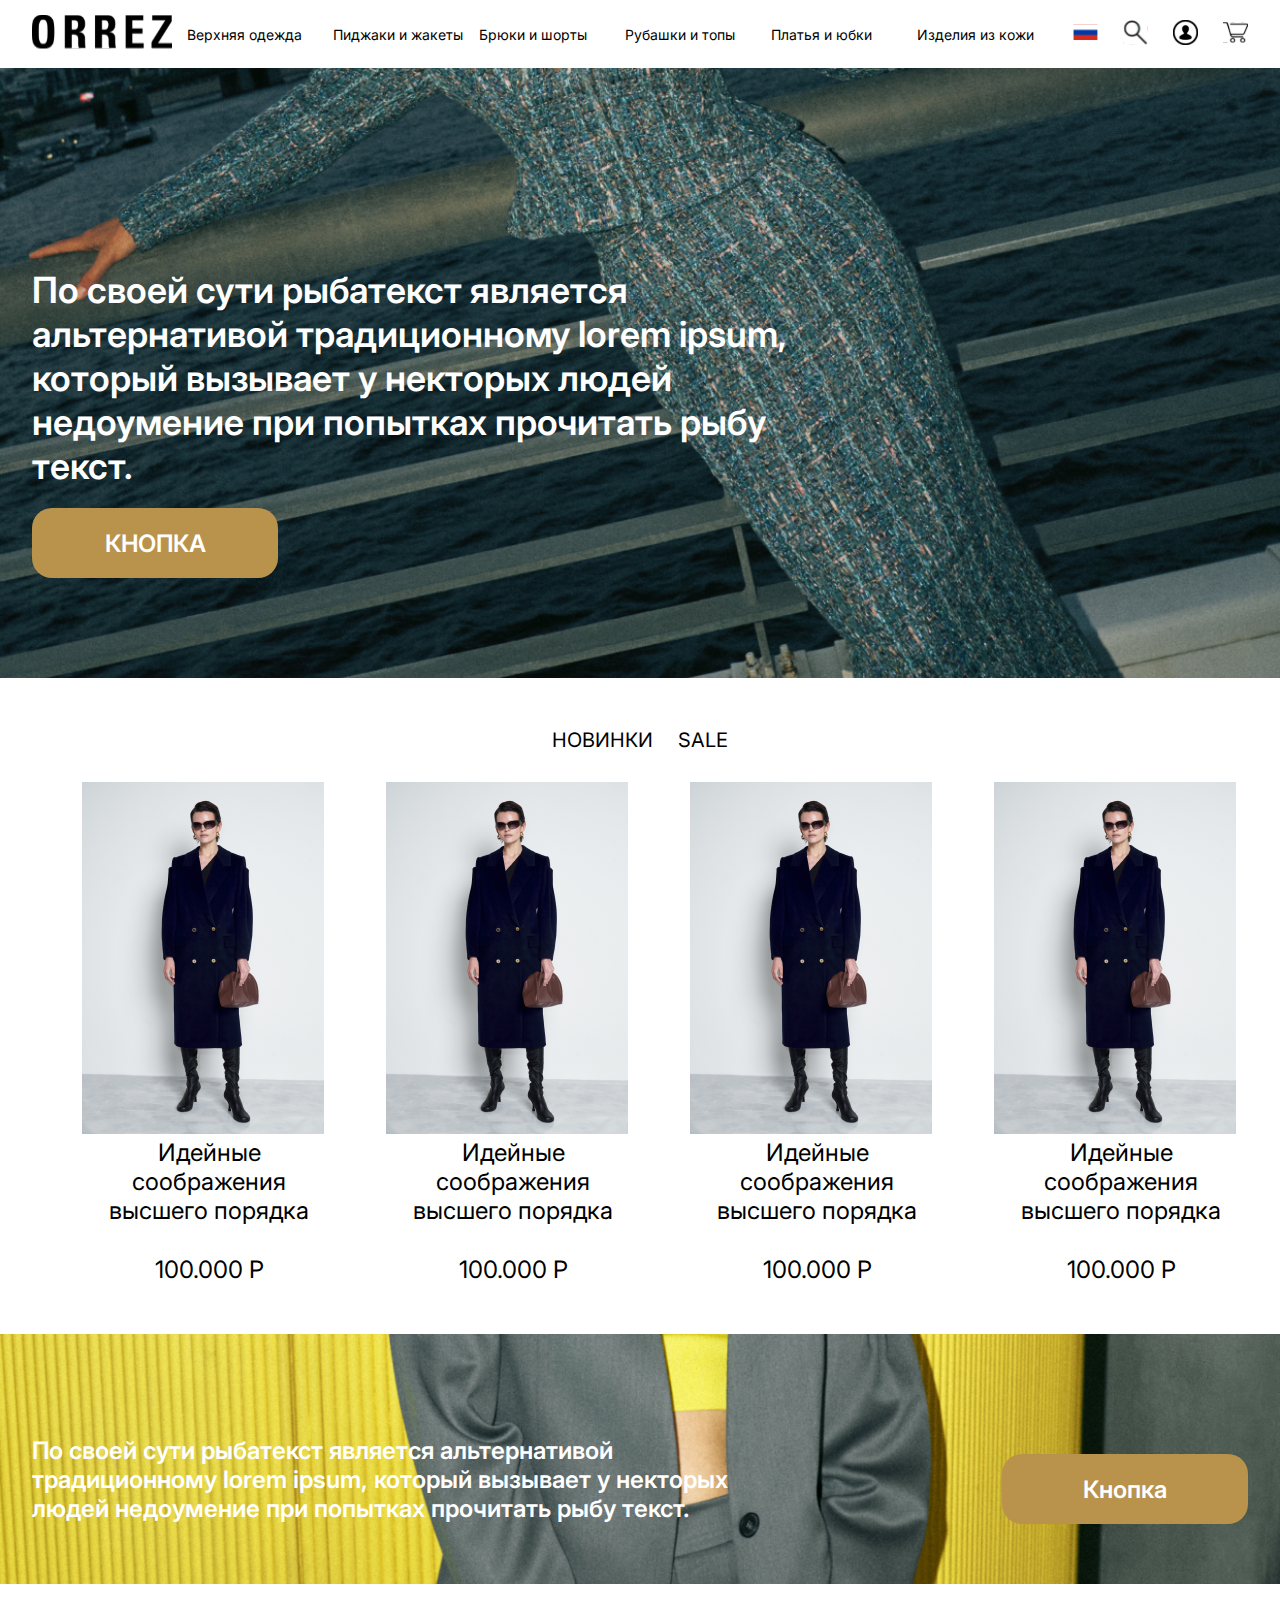
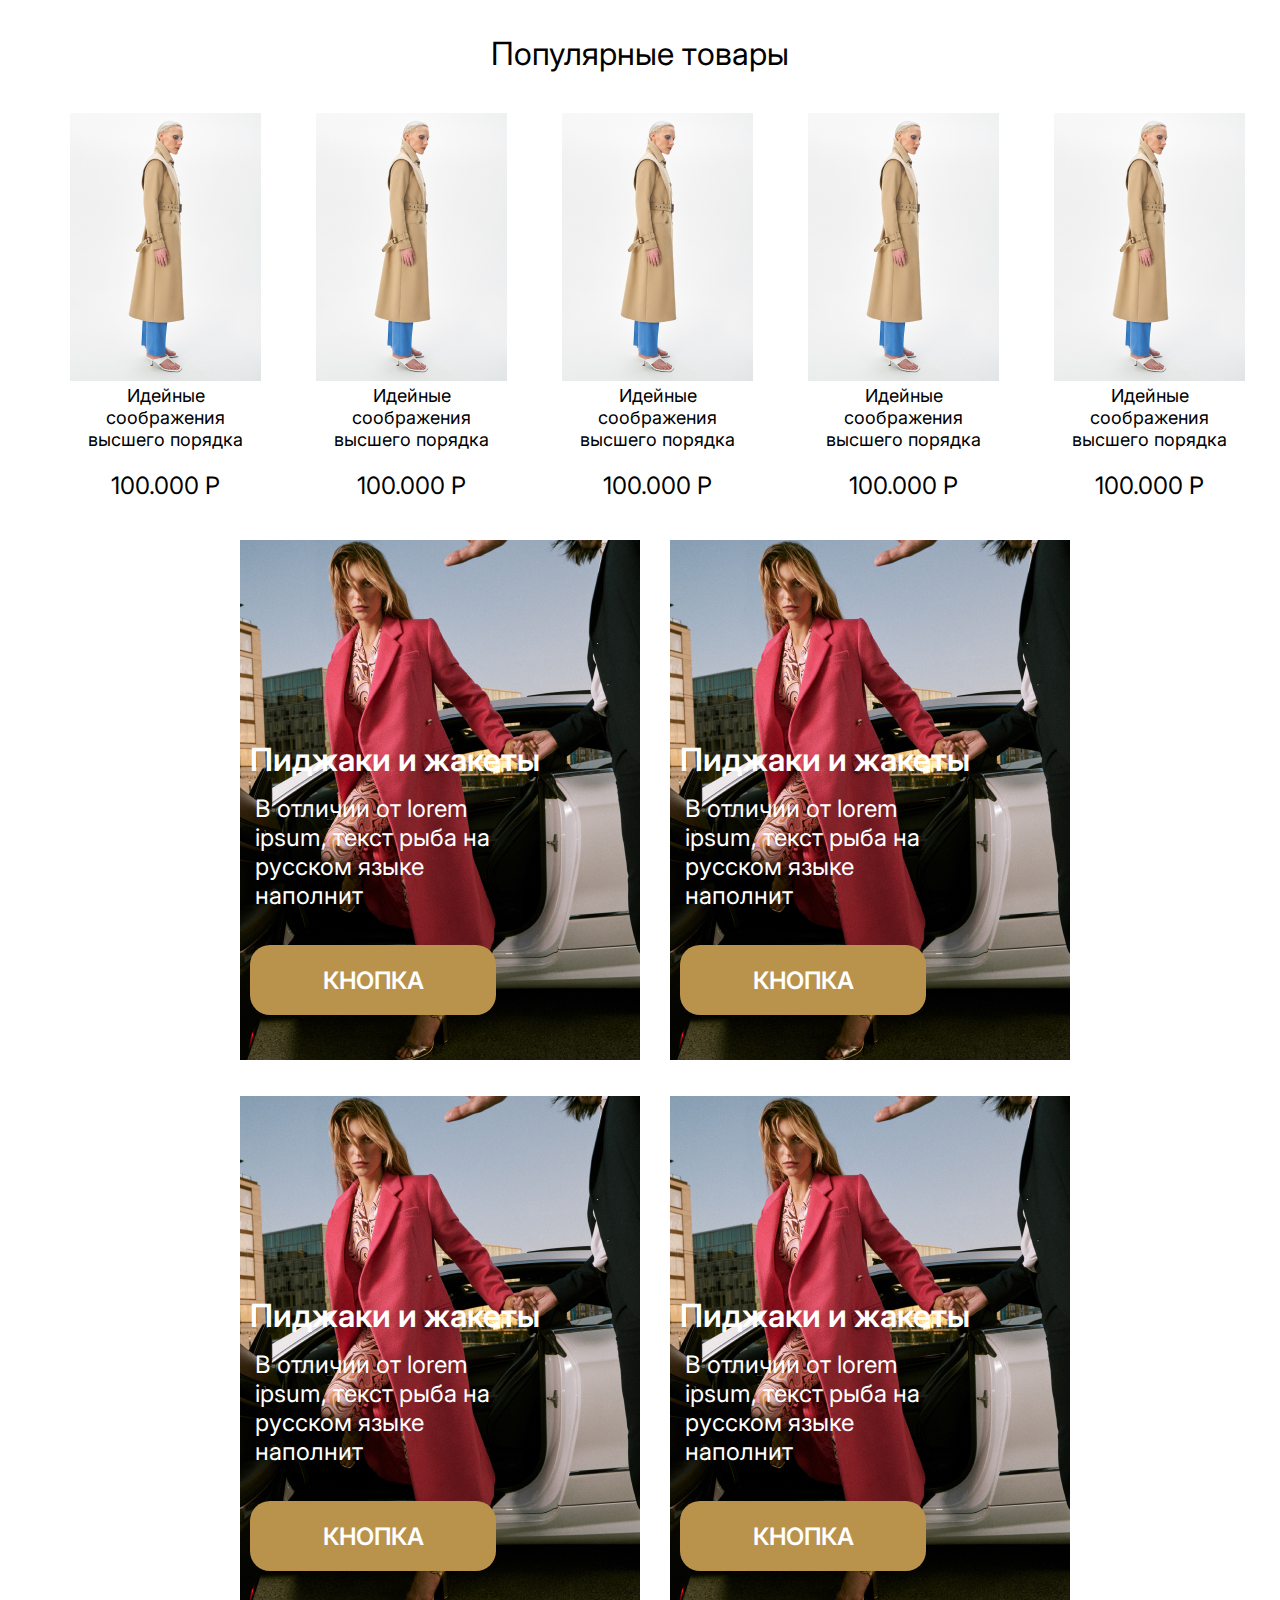
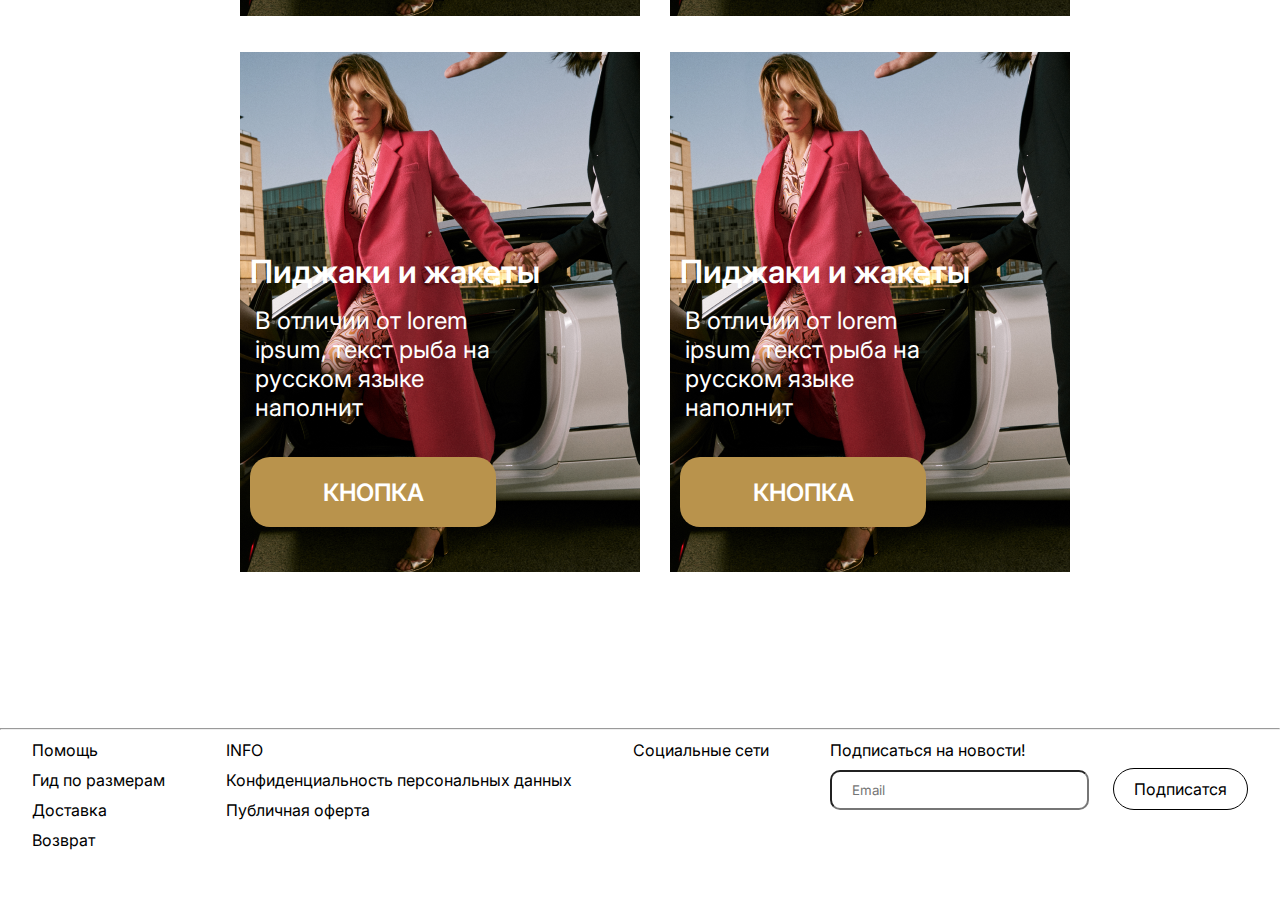
<file: index.html>
<!DOCTYPE html>
<html lang="en">
  <head>
    <meta charset="UTF-8" />
    <meta http-equiv="X-UA-Compatible" content="IE=edge" />
    <meta name="viewport" content="width=device-width, initial-scale=1.0" />
    <link rel="preconnect" href="https://fonts.googleapis.com" />
    <link rel="preconnect" href="https://fonts.gstatic.com" crossorigin />
    <link
      href="https://fonts.googleapis.com/css2?family=Inter:wght@400;500;700;900&display=swap"
      rel="stylesheet"
    />
    <link rel="stylesheet" href="css/index.css" />
    <title>Frame 2</title>
  </head>
  <body>
    <header>
      <div class="header-container">
        <div class="header-flex">
          <nav>
            <a class="nav-logo" href="index.html">
              <img src="img/index/logo.svg" alt="" class="logo" />
            </a>
            <a class="nav-links" href="last.html">Верхняя одежда</a>
            <a class="nav-links"  href="last.html" >Пиджаки и жакеты</a>
            <a class="nav-links"  href="last.html">Брюки и шорты</a>
            <a class="nav-links"   href="last.html">Рубашки и топы</a>
            <a class="nav-links"   href="last.html">Платья и юбки</a>
            <a class="nav-links"   href="last.html">Изделия из кожи</a>
            <div class="nav-imgs">
              <a ><img
                src="img/index/language.svg"
                alt=""
                style="margin-left: 25px"
              /></a> 
            <a href="guide.html"> <img src="img/index/search.svg" alt="" /></a> 
              <a href="signin.html"> <img src="img/index/acount.svg" alt="" /></a>
            <a href="store.html"><img src="img/index/store.svg" alt="" /></a>  
            </div>
          </nav>
        </div>
      </div>
      <div class="background">
        <div class="background-container">
          <div class="background-title">
            По своей сути рыбатекст является альтернативой традиционному lorem
            ipsum, который вызывает у некторых людей недоумение при попытках
            прочитать рыбу текст.
          </div>
          <button class="background-btn">КНОПКА</button>
        </div>
      </div>
    </header>
    <section class="sales">
      <div class="sales-container">
        <div class="sales-text">
          <a href="tab.html" style="color: #000;" class="sales-text-p1">НОВИНКИ</a>
          <a href="tab.html" style="color: #000;" class="sales-text-p2">SALE</a>
        </div>
        <div class="clothes-flex">
          <a class="clothes" href="tab.html">
            <img src="img/index/clothe.png" alt="" />
            <div class="clothes-text">Идейные соображения высшего порядка</div>
            <div class="clothes-title">100.000 Р</div>
          </a>
          <a class="clothes" href="tab.html">
            <img src="img/index/clothe.png" alt="" />
            <div class="clothes-text">Идейные соображения высшего порядка</div>
            <div class="clothes-title">100.000 Р</div>
          </a>
          <a class="clothes" href="tab.html">
            <img src="img/index/clothe.png" alt="" />
            <div class="clothes-text">Идейные соображения высшего порядка</div>
            <div class="clothes-title">100.000 Р</div>
          </a>
            <a class="clothes" href="tab.html">
            <img src="img/index/clothe.png" alt="" />
            <div class="clothes-text">Идейные соображения высшего порядка</div>
            <div class="clothes-title">100.000 Р</div>
          </a>
        </div>
      </div>
    </section>
    <section class="bed">
      <div class="bed-container">
        <div class="bed-flex">
          <div class="bed-text">
            По своей сути рыбатекст является альтернативой традиционному lorem
            ipsum, который вызывает у некторых людей недоумение при попытках
            прочитать рыбу текст.
          </div>
          <button class="background-btn">Кнопка</button>
        </div>
      </div>
    </section>
    <section class="popular">
      <div class="popular-container">
        <div class="popular-flex">
          <div class="popular-title">Популярные товары</div>
          <div class="popular-cards">
            <a href="tab.html" class="popular-card">
              <img src="img/index/popular.png" alt="" />
              <div class="popular-card-title">
                Идейные соображения высшего порядка
              </div>
              <div class="popular-card-price">100.000 Р</div>
            </a>
            <a href="tab.html" class="popular-card">
              <img src="img/index/popular.png" alt="" />
              <div class="popular-card-title">
                Идейные соображения высшего порядка
              </div>
              <div class="popular-card-price">100.000 Р</div>
            </a>
            <a href="tab.html" class="popular-card">
              <img src="img/index/popular.png" alt="" />
              <div class="popular-card-title">
                Идейные соображения высшего порядка
              </div>
              <div class="popular-card-price">100.000 Р</div>
            </a>
            <a href="tab.html" class="popular-card">
              <img src="img/index/popular.png" alt="" />
              <div class="popular-card-title">
                Идейные соображения высшего порядка
              </div>
              <div class="popular-card-price">100.000 Р</div>
            </a>
            <a href="tab.html" class="popular-card">
              <img src="img/index/popular.png" alt="" />
              <div class="popular-card-title">
                Идейные соображения высшего порядка
              </div>
              <div class="popular-card-price">100.000 Р</div>
            </a>
          </div>
        </div>
      </div>
    </section>
    <div class="jackets">
      <div class="jackets-container">
        <div class="jackets-flex">
          <a href="last.html" class="jackets-p1">
            <div class="jackets-title">Пиджаки и жакеты</div>
            <div class="jackets-text">
              В отличии от lorem ipsum, текст рыба на русском языке наполнит
            </div>
            <button href="last.html" class="jackets-btn">КНОПКА</button>
          </a>
          <a href="last.html" class="jackets-p1">
            <div class="jackets-title">Пиджаки и жакеты</div>
            <div class="jackets-text">
              В отличии от lorem ipsum, текст рыба на русском языке наполнит
            </div>
            <button href="last.html" class="jackets-btn">КНОПКА</button>
          </a>
          <a href="last.html" class="jackets-p1">
            <div class="jackets-title">Пиджаки и жакеты</div>
            <div class="jackets-text">
              В отличии от lorem ipsum, текст рыба на русском языке наполнит
            </div>
            <button href="last.html" class="jackets-btn">КНОПКА</button>
          </a>
          <a href="last.html" class="jackets-p1">
            <div class="jackets-title">Пиджаки и жакеты</div>
            <div class="jackets-text">
              В отличии от lorem ipsum, текст рыба на русском языке наполнит
            </div>
            <button href="last.html" class="jackets-btn">КНОПКА</button>
          </a>
          <a href="last.html" class="jackets-p1">
            <div class="jackets-title">Пиджаки и жакеты</div>
            <div class="jackets-text">
              В отличии от lorem ipsum, текст рыба на русском языке наполнит
            </div>
            <button href="last.html" class="jackets-btn">КНОПКА</button>
          </a>
          <a href="last.html" class="jackets-p1">
            <div class="jackets-title">Пиджаки и жакеты</div>
            <div class="jackets-text">
              В отличии от lorem ipsum, текст рыба на русском языке наполнит
            </div>
            <button href="last.html" class="jackets-btn">КНОПКА</button>
          </a>
        </div>
      </div>
    </div>
   
    <footer>
       <hr style="margin-bottom:10px;"/>
      <div class="footer-container">
        <div class="footer-flex">
          <div class="help">
            <a class="help-title"  style="margin-top: 10px;color: #000;" >Помощь</a>
            <div class="gid" style="margin-top: 10px;">Гид по размерам</div>
            <div class="deliver" style="margin-top: 10px;">Доставка</div>
            <div class="giveback" style="margin-top: 10px;">Возврат</div>


          </div>
          <div class="info">
            <div class="info-title style="margin-top: 10px;"">INFO</div>
            <div class="conf" style="margin-top: 10px;">Конфиденциальность персональных данных</div>
            <div class="offer" style="margin-top: 10px;">Публичная оферта</div>
          </div>
          <div class="medias">
            <a class="medias-title" style="color: #000;" href="map.html">Социальные сети</a>
          </div>
          <div class="subscribe">
            <a href="map.html" class="subcribe-title" style="color: #000;">Подписаться на новости!</a>
            <div class="but">
              <input type="text" class="subscribe-inp" placeholder="Email" />
              <a href="map.html" class="subscribe-btn">Подписатся</a>
            </div>
          </div>
        </div>
      </div>
    </footer>
  </body>
</html>
</file>
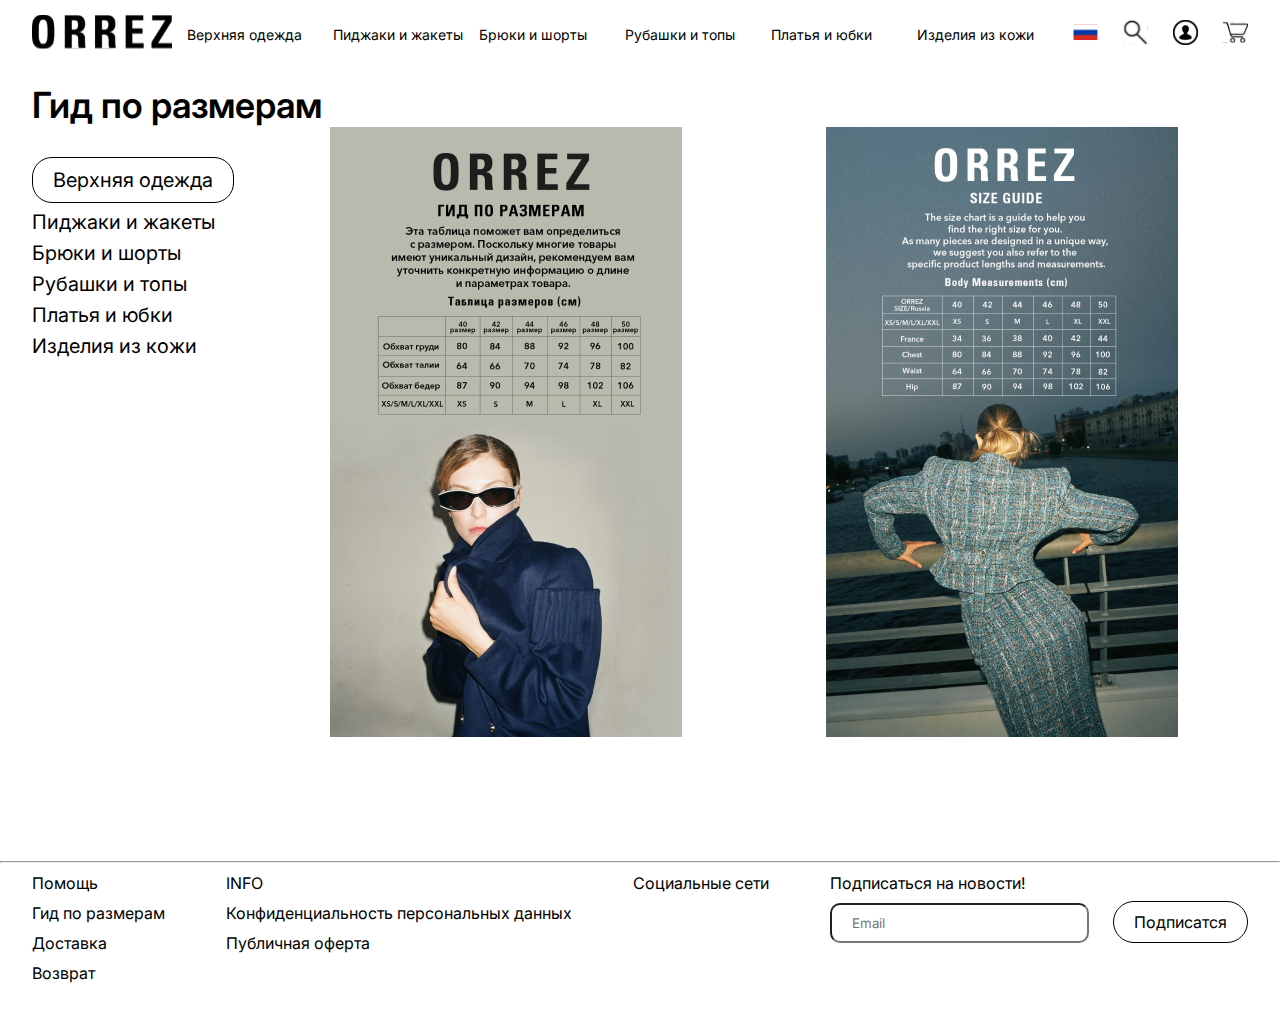
<file: guide.html>
<!DOCTYPE html>
<html lang="en">
  <head>
    <meta charset="UTF-8" />
    <meta http-equiv="X-UA-Compatible" content="IE=edge" />
    <meta name="viewport" content="width=device-width, initial-scale=1.0" />
    <link rel="stylesheet" href="css/guide.css" />
    <link rel="preconnect" href="https://fonts.googleapis.com" />
    <link rel="preconnect" href="https://fonts.gstatic.com" crossorigin />
    <link
      href="https://fonts.googleapis.com/css2?family=Inter:wght@400;500;700;900&display=swap"
      rel="stylesheet"
    />
    <title>Frame 5</title>
  </head>
  <body>
    <header>
      <div class="header-container">
        <div class="header-flex">
          <nav>
            <a class="nav-logo" href="index.html">
              <img src="img/index/logo.svg" alt="" class="logo" />
            </a>
            <a class="nav-links" href="last.html">Верхняя одежда</a>
            <a class="nav-links"  href="last.html" >Пиджаки и жакеты</a>
            <a class="nav-links"  href="last.html">Брюки и шорты</a>
            <a class="nav-links"   href="last.html">Рубашки и топы</a>
            <a class="nav-links"   href="last.html">Платья и юбки</a>
            <a class="nav-links"   href="last.html">Изделия из кожи</a>
            <div class="nav-imgs">
              <a href="map.html"><img
                src="img/index/language.svg"
                alt=""
                style="margin-left: 25px"
              /></a> 
            <a href="guide.html"> <img src="img/index/search.svg" alt="" /></a> 
              <a href="signin.html"> <img src="img/index/acount.svg" alt="" /></a>
            <a href="store.html"><img src="img/index/store.svg" alt="" /></a>  
            </div>
          </nav>
        </div>
        <section class="guide">
          <div class="guide-title">Гид по размерам</div>
          <div class="guide-flex">
            <div class="guide-bar">
             <a href="last.html"><div class="verxnya">Верхняя одежда</div></a> 
              <div class="clothe-link">Пиджаки и жакеты</div>
              <div class="clothe-link">Брюки и шорты</div>
              <div class="clothe-link">Рубашки и топы</div>
              <div class="clothe-link">Платья и юбки</div>
              <div class="clothe-link">Изделия из кожи</div>
            </div>
            <div class="guide-tables">
              <img
                src="img/guide/table.png"
                alt=""
                style="margin-right: 140px"
              />
              <img src="img/guide/table2.png" alt="" style="margin-right:70px" />
            </div>
          </div>
        </section>
      </div>
    </header>
    <footer>
             <hr style="margin-bottom:10px;"/>

      <div class="footer-container">
        <div class="footer-flex">
          <div class="help">
            <a class="help-title"  style="margin-top: 10px;color: #000;" >Помощь</a>
            <div class="gid" style="margin-top: 10px;">Гид по размерам</div>
            <div class="deliver" style="margin-top: 10px;">Доставка</div>
            <div class="giveback" style="margin-top: 10px;">Возврат</div>


          </div>
          <div class="info">
            <div class="info-title style="margin-top: 10px;"">INFO</div>
            <div class="conf" style="margin-top: 10px;">Конфиденциальность персональных данных</div>
            <div class="offer" style="margin-top: 10px;">Публичная оферта</div>
          </div>
          <div class="medias">
            <a class="medias-title" style="color: #000;" href="map.html">Социальные сети</a>
          </div>
          <div class="subscribe">
            <a href="map.html" class="subcribe-title" style="color: #000;">Подписаться на новости!</a>
            <div class="but">
              <input type="text" class="subscribe-inp" placeholder="Email" />
              <a href="map.html" class="subscribe-btn">Подписатся</a>
            </div>
          </div>
        </div>
      </div>
    </footer>
  </body>
</html>
</file>
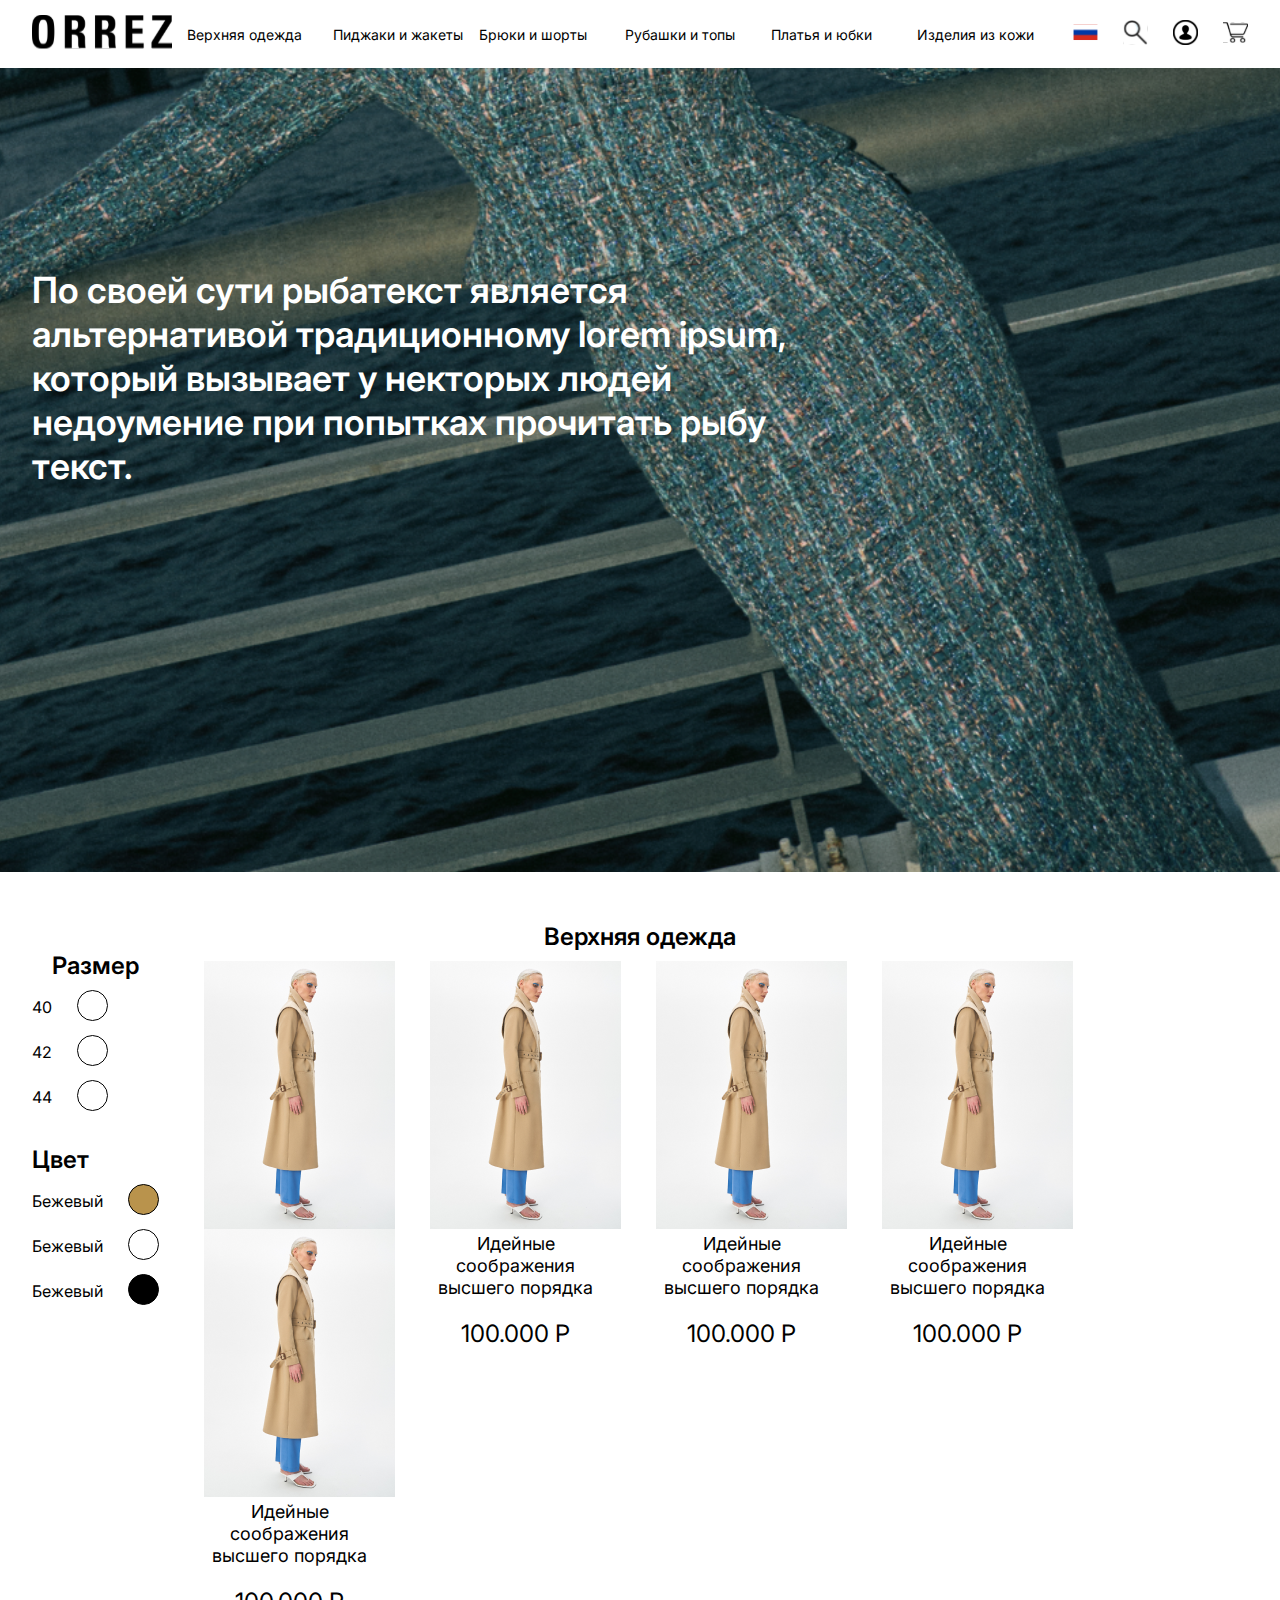
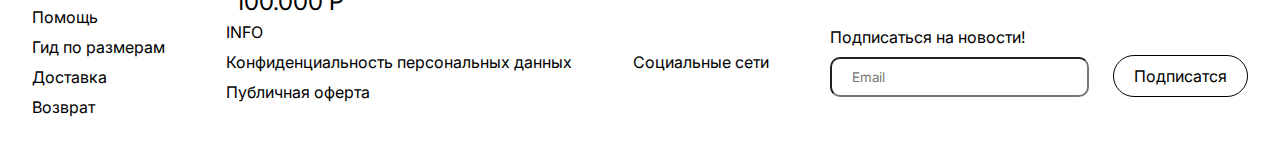
<file: last.html>
<!DOCTYPE html>
<html lang="en">
  <head>
    <meta charset="UTF-8" />
    <meta http-equiv="X-UA-Compatible" content="IE=edge" />
    <meta name="viewport" content="width=device-width, initial-scale=1.0" />
    <link rel="preconnect" href="https://fonts.googleapis.com" />
    <link rel="preconnect" href="https://fonts.gstatic.com" crossorigin />
    <link
      href="https://fonts.googleapis.com/css2?family=Inter:wght@400;500;700;900&display=swap"
      rel="stylesheet"
    />
    <link rel="stylesheet" href="css/last.css" />
    <title>Document</title>
  </head>
  <body>
    <header>
      <div class="header-container">
        <div class="header-flex">
          <nav>
            <a class="nav-logo" href="index.html">
              <img src="img/index/logo.svg" alt="" class="logo" />
            </a>
            <a class="nav-links" href="last.html">Верхняя одежда</a>
            <a class="nav-links"  href="last.html" >Пиджаки и жакеты</a>
            <a class="nav-links"  href="last.html">Брюки и шорты</a>
            <a class="nav-links"   href="last.html">Рубашки и топы</a>
            <a class="nav-links"   href="last.html">Платья и юбки</a>
            <a class="nav-links"   href="last.html">Изделия из кожи</a>
            <div class="nav-imgs">
              <a href="map.html"><img
                src="img/index/language.svg"
                alt=""
                style="margin-left: 25px"
              /></a> 
            <a href="guide.html"> <img src="img/index/search.svg" alt="" /></a> 
              <a href="signin.html"> <img src="img/index/acount.svg" alt="" /></a>
            <a href="store.html"><img src="img/index/store.svg" alt="" /></a>  
            </div>
          </nav>
          </div>
      </div>
      <div class="background">
        <div class="background-container">
          <div class="background-title">
            По своей сути рыбатекст является альтернативой традиционному lorem
            ipsum, который вызывает у некторых людей недоумение при попытках
            прочитать рыбу текст.
          </div>
        </div>
      </div>
      <div class="up">
        <div class="up-container">
          <div class="up-title">Верхняя одежда</div>
          <div class="up-flex">
              <div class="up-p1">
                <div class="size-title">Размер</div>
                <div class="size-num">
                  40 <span><img src="img/last/emptycircle.svg" alt="" /></span>
                </div>
                <div class="size-num">
                  42 <span><img src="img/last/emptycircle.svg" alt="" /></span>
                </div>
                <div class="size-num">
                  44 <span><img src="img/last/emptycircle.svg" alt="" /></span>
                </div>
                <div class="colors">
                  <div class="color-title">Цвет</div>
                  <div class="color-color">
                    <div class="colors-title">
                      Бежевый <span><img src="img/last/color.svg" alt="" /></span>
                    </div>
                    <div class="colors-title">
                        Бежевый
                      <span><img src="img/last/emptycircle.svg" alt="" /></span>
                    </div>
                    <div class="colors-title">
                        Бежевый
                      <span><img src="img/last/blackcircle.svg" alt="" /></span>
                    </div>
                  </div>
                </div>
                
              </div>
           <div class="up-p2">
               <div class="card-flex">
                <a href="tab.html" class="popular-card">
                    <img src="img/index/popular.png" alt="" />
                    <div class="popular-card-title">
                      Идейные соображения высшего порядка
                    </div>
                    <div class="popular-card-price">100.000 Р</div>
                  </a>
                  <a href="tab.html" class="popular-card">
                    <img src="img/index/popular.png" alt="" />
                    <div class="popular-card-title">
                      Идейные соображения высшего порядка
                    </div>
                    <div class="popular-card-price">100.000 Р</div>
                  </a>
                  <a href="tab.html" class="popular-card">
                    <img src="img/index/popular.png" alt="" />
                    <div class="popular-card-title">
                      Идейные соображения высшего порядка
                    </div>
                    <div class="popular-card-price">100.000 Р</div>
                  </a>
                  <a href="tab.html" class="popular-card">
                    <img src="img/index/popular.png" alt="" />
                    <div class="popular-card-title">
                      Идейные соображения высшего порядка
                    </div>
                    <div class="popular-card-price">100.000 Р</div>
                  </a>   <a href="tab.html" class="popular-card">
                    <img src="img/index/popular.png" alt="" />
                    <div class="popular-card-title">
                      Идейные соображения высшего порядка
                    </div>
                    <div class="popular-card-price">100.000 Р</div>
                  </a>
                </div>
               </div>
         
           </div>
          </div>
        </div>
      </div>
    </header>
    <footer>
      <div class="footer-container">
        <div class="footer-flex">
          <div class="help">
            <a class="help-title"  style="margin-top: 10px;color: #000;" >Помощь</a>
            <div class="gid" style="margin-top: 10px;">Гид по размерам</div>
            <div class="deliver" style="margin-top: 10px;">Доставка</div>
            <div class="giveback" style="margin-top: 10px;">Возврат</div>
             


          </div>
          <div class="info">
            <div class="info-title style="margin-top: 10px;"">INFO</div>
            <div class="conf" style="margin-top: 10px;">Конфиденциальность персональных данных</div>
            <div class="offer" style="margin-top: 10px;">Публичная оферта</div>
          </div>
          <div class="medias">
            <a class="medias-title" style="color: #000;" href="map.html">Социальные сети</a>
          </div>
          <div class="subscribe">
            <a href="map.html" class="subcribe-title" style="color: #000;">Подписаться на новости!</a>
            <div class="but">
              <input type="text" class="subscribe-inp" placeholder="Email" />
              <a href="map.html" class="subscribe-btn">Подписатся</a>
            </div>
          </div>
        </div>
      </div>
    </footer>
  </body>
</html>
</file>
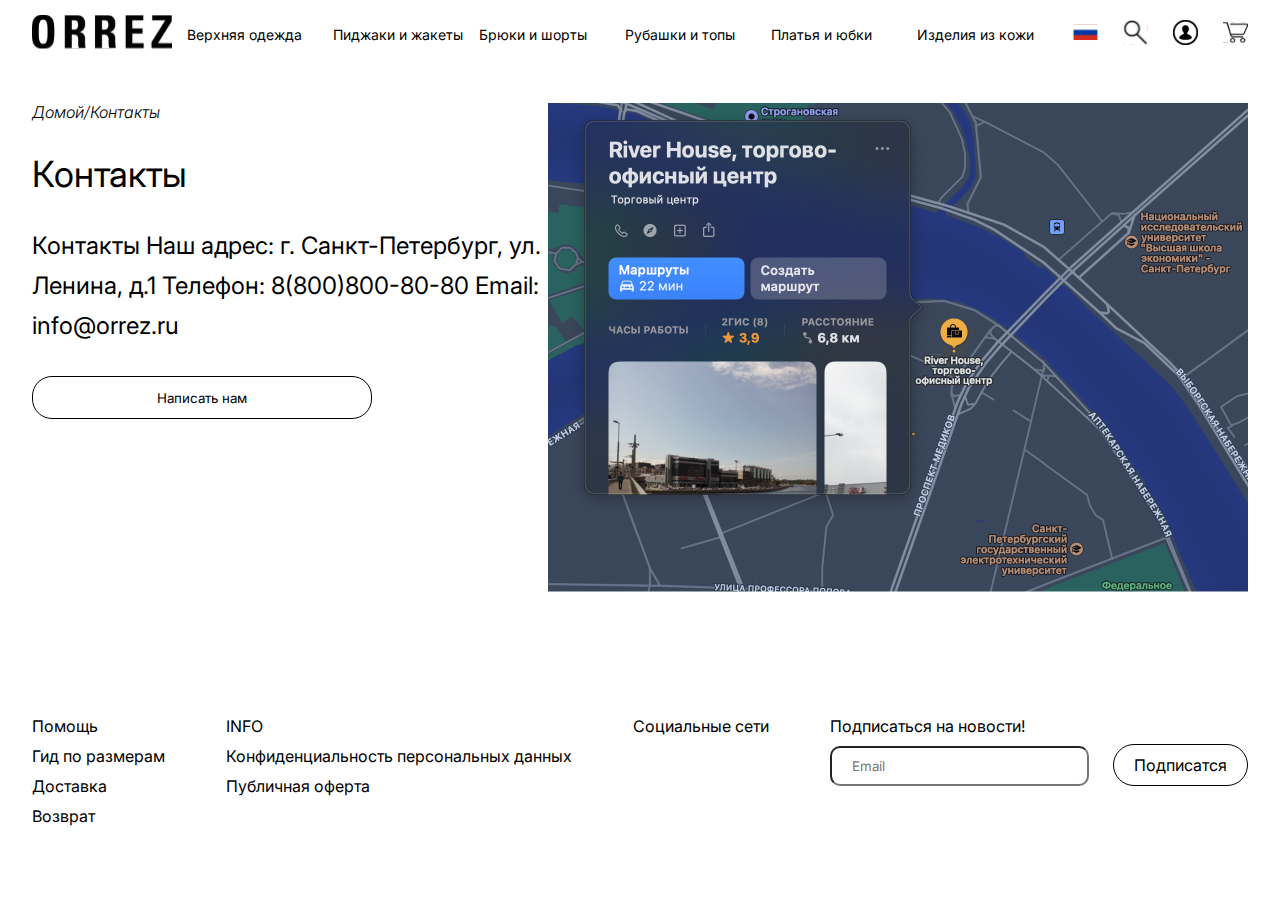
<file: map.html>
<!DOCTYPE html>
<html lang="en">
  <head>
    <meta charset="UTF-8" />
    <meta http-equiv="X-UA-Compatible" content="IE=edge" />
    <meta name="viewport" content="width=device-width, initial-scale=1.0" />
    <link rel="preconnect" href="https://fonts.googleapis.com" />
    <link rel="preconnect" href="https://fonts.gstatic.com" crossorigin />
    <link
      href="https://fonts.googleapis.com/css2?family=Inter:wght@400;500;700;900&display=swap"
      rel="stylesheet"
    />
    <link rel="stylesheet" href="css/map.css" />
    <title>Map</title>
  </head>
  <body>
    <header>
      <div class="header-container">
        <div class="header-flex">
          <nav>
            <a class="nav-logo" href="index.html">
              <img src="img/index/logo.svg" alt="" class="logo" />
            </a>
            <a class="nav-links" href="last.html">Верхняя одежда</a>
            <a class="nav-links"  href="last.html" >Пиджаки и жакеты</a>
            <a class="nav-links"  href="last.html">Брюки и шорты</a>
            <a class="nav-links"   href="last.html">Рубашки и топы</a>
            <a class="nav-links"   href="last.html">Платья и юбки</a>
            <a class="nav-links"   href="last.html">Изделия из кожи</a>
            <div class="nav-imgs">
              <a href="map.html"><img
                src="img/index/language.svg"
                alt=""
                style="margin-left: 25px"
              /></a> 
            <a href="guide.html"> <img src="img/index/search.svg" alt="" /></a> 
              <a href="signin.html"> <img src="img/index/acount.svg" alt="" /></a>
            <a href="store.html"><img src="img/index/store.svg" alt="" /></a>  
            </div>
          </nav>
        </div>
        <div class="map">
          <div class="map-flex">
            <div class="map-p1">
              <div class="map-title-path">Домой/Контакты</div>
              <div class="map-title">Контакты</div>
              <div class="map-subtitle">
                Контакты Наш адрес: г. Санкт-Петербург, ул. Ленина, д.1 Телефон:
                8(800)800-80-80 Email: info@orrez.ru
              </div>
              <button class="map-btn">Написать нам</button>
            </div>
            <div class="map-p2">
              <img src="img/map/map.png" alt="" />
            </div>
          </div>
        </div>
      </div>
    </header>
    <footer>
      <div class="footer-container">
        <div class="footer-flex">
          <div class="help">
            <a class="help-title"  style="margin-top: 10px;color: #000;" >Помощь</a>
            <div class="gid" style="margin-top: 10px;">Гид по размерам</div>
            <div class="deliver" style="margin-top: 10px;">Доставка</div>
            <div class="giveback" style="margin-top: 10px;">Возврат</div>

          </div>
          <div class="info">
            <div class="info-title style="margin-top: 10px;"">INFO</div>
            <div class="conf" style="margin-top: 10px;">Конфиденциальность персональных данных</div>
            <div class="offer" style="margin-top: 10px;">Публичная оферта</div>
          </div>
          <div class="medias">
            <a class="medias-title" style="color: #000;" href="map.html">Социальные сети</a>
          </div>
          <div class="subscribe">
            <a href="map.html" class="subcribe-title" style="color: #000;">Подписаться на новости!</a>
            <div class="but">
              <input type="text" class="subscribe-inp" placeholder="Email" />
              <a href="map.html" class="subscribe-btn">Подписатся</a>
            </div>
          </div>
        </div>
      </div>
    </footer>
  </body>
</html>
</file>
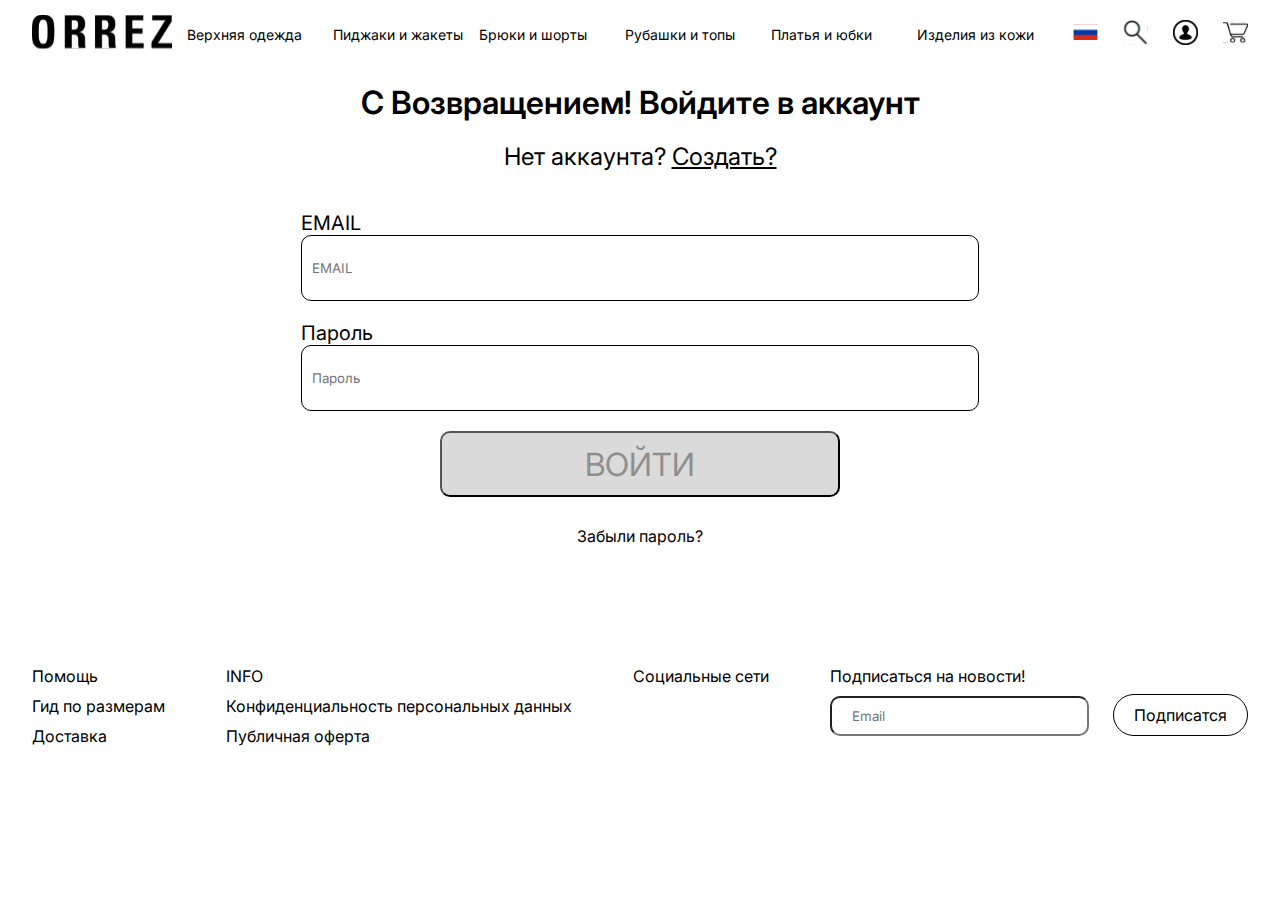
<file: signin.html>
<!DOCTYPE html>
<html lang="en">
  <head>
    <meta charset="UTF-8" />
    <meta http-equiv="X-UA-Compatible" content="IE=edge" />
    <meta name="viewport" content="width=device-width, initial-scale=1.0" />
    <link rel="stylesheet" href="css/signin.css" />
    <link rel="preconnect" href="https://fonts.googleapis.com" />
    <link rel="preconnect" href="https://fonts.gstatic.com" crossorigin />
    <link
      href="https://fonts.googleapis.com/css2?family=Inter:wght@400;500;700;900&display=swap"
      rel="stylesheet"
    />
    <title>Sign in</title>
  </head>
  <body>
    <header>
      <div class="header-container">
        <div class="header-flex">
          <nav>
            <a class="nav-logo" href="index.html">
              <img src="img/index/logo.svg" alt="" class="logo" />
            </a>
            <a class="nav-links" href="last.html">Верхняя одежда</a>
            <a class="nav-links"  href="last.html" >Пиджаки и жакеты</a>
            <a class="nav-links"  href="last.html">Брюки и шорты</a>
            <a class="nav-links"   href="last.html">Рубашки и топы</a>
            <a class="nav-links"   href="last.html">Платья и юбки</a>
            <a class="nav-links"   href="last.html">Изделия из кожи</a>
            <div class="nav-imgs">
              <a href="map.html"
                ><img
                  src="img/index/language.svg"
                  alt=""
                  style="margin-left: 25px"
              /></a>
              <a href="guide.html">
                <img src="img/index/search.svg" alt=""
              /></a>
              <a href="signin.html">
                <img src="img/index/acount.svg" alt=""
              /></a>
              <a href="store.html"><img src="img/index/store.svg" alt="" /></a>
            </div>
          </nav>
        </div>
      </div>
      <div class="signup">
        <div class="signup-container">
          <div class="signup-title">С Возвращением! Войдите в аккаунт</div>
          <div class="signup-subtitle">
            Нет аккаунта?
            <a
              href="signup.html"
              style="text-decoration: underline; color: #000"
              >Создать?</a
            >
          </div>
          <div class="inputs-flex">
            <div class="name">
              <div class="name-title">EMAIL</div>
              <input
                type="text"
                class="name-inp"
                placeholder="EMAIL"
                type="email"
              />
            </div>
            <div class="name">
              <div class="name-title">Пароль</div>
              <input
                type="text"
                class="name-inp"
                placeholder="Пароль"
                type="password"
              />
            </div>
          </div>

          <div class="sign-flex">
            <button class="signin">ВОЙТИ</button>
          </div>
          <div class="subscribe-to-link">Забыли пароль?</div>
        </div>
      </div>
    </header>
    <footer>
      <div class="footer-container">
        <div class="footer-flex">
          <div class="help">
            <a class="help-title"  style="margin-top: 10px;color: #000;" >Помощь</a>
            <div class="gid" style="margin-top: 10px;">Гид по размерам</div>
            <div class="deliver" style="margin-top: 10px;">Доставка</div>

           

          </div>
          <div class="info">
            <div class="info-title style="margin-top: 10px;"">INFO</div>
            <div class="conf" style="margin-top: 10px;">Конфиденциальность персональных данных</div>
            <div class="offer" style="margin-top: 10px;">Публичная оферта</div>
          </div>
          <div class="medias">
            <a class="medias-title" style="color: #000;" href="map.html">Социальные сети</a>
          </div>
          <div class="subscribe">
            <a href="map.html" class="subcribe-title" style="color: #000;">Подписаться на новости!</a>
            <div class="but">
              <input type="text" class="subscribe-inp" placeholder="Email" />
              <a href="map.html" class="subscribe-btn">Подписатся</a>
            </div>
          </div>
        </div>
      </div>
    </footer>
  </body>
</html>
</file>
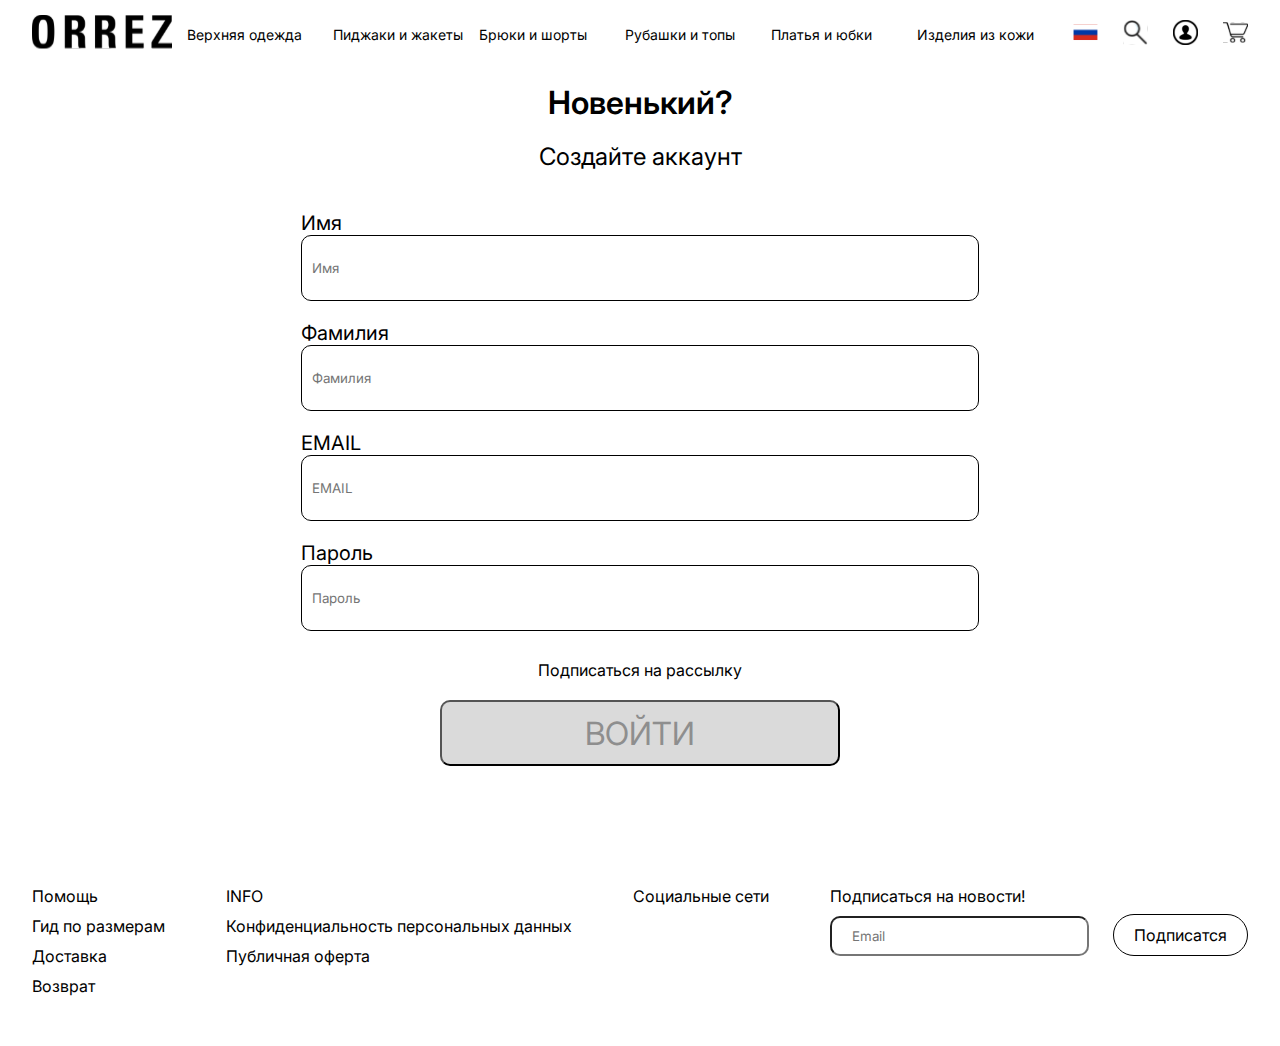
<file: signup.html>
<!DOCTYPE html>
<html lang="en">
  <head>
    <meta charset="UTF-8" />
    <meta http-equiv="X-UA-Compatible" content="IE=edge" />
    <meta name="viewport" content="width=device-width, initial-scale=1.0" />
    <link rel="stylesheet" href="css/signup.css" />
    <link rel="preconnect" href="https://fonts.googleapis.com" />
    <link rel="preconnect" href="https://fonts.gstatic.com" crossorigin />
    <link
      href="https://fonts.googleapis.com/css2?family=Inter:wght@400;500;700;900&display=swap"
      rel="stylesheet"
    />
    <title>Frame 3</title>
  </head>
  <body>
    <header>
      <div class="header-container">
        <div class="header-flex">
          <nav>
            <a class="nav-logo" href="index.html">
              <img src="img/index/logo.svg" alt="" class="logo" />
            </a>
            <a class="nav-links" href="last.html">Верхняя одежда</a>
            <a class="nav-links"  href="last.html" >Пиджаки и жакеты</a>
            <a class="nav-links"  href="last.html">Брюки и шорты</a>
            <a class="nav-links"   href="last.html">Рубашки и топы</a>
            <a class="nav-links"   href="last.html">Платья и юбки</a>
            <a class="nav-links"   href="last.html">Изделия из кожи</a>
            <div class="nav-imgs">
              <a href="map.html"><img
                src="img/index/language.svg"
                alt=""
                style="margin-left: 25px"
              /></a> 
            <a href="guide.html"> <img src="img/index/search.svg" alt="" /></a> 
              <a href="signin.html"> <img src="img/index/acount.svg" alt="" /></a>
            <a href="store.html"><img src="img/index/store.svg" alt="" /></a>  
            </div>
          </nav>
        </div>
      </div>
      <div class="signup">
        <div class="signup-container">
          <div class="signup-title">Новенький?</div>
          <div class="signup-subtitle">Создайте аккаунт</div>
          <div class="inputs-flex">
            <div class="name">
              <div class="name-title">Имя</div>
              <input type="text" class="name-inp" placeholder="Имя" />
            </div>
            <div class="name">
              <div class="name-title">Фамилия</div>
              <input type="text" class="name-inp" placeholder="Фамилия" />
            </div>
            <div class="name">
              <div class="name-title">EMAIL</div>
              <input
                type="text"
                class="name-inp"
                placeholder="EMAIL"
                type="email"
              />
            </div>
            <div class="name">
              <div class="name-title">Пароль</div>
              <input
                type="text"
                class="name-inp"
                placeholder="Пароль"
                type="password"
              />
            </div>
          </div>

          <div class="subscribe-to-link">Подписаться на рассылку</div>
          <div class="sign-flex">
            <button class="signin">ВОЙТИ</button>
          </div>
        </div>
      </div>
    </header>
    <footer>
      <div class="footer-container">
        <div class="footer-flex">
          <div class="help">
            <a class="help-title"  style="margin-top: 10px;color: #000;" >Помощь</a>
            <div class="gid" style="margin-top: 10px;">Гид по размерам</div>
            <div class="deliver" style="margin-top: 10px;">Доставка</div>
            <div class="giveback" style="margin-top: 10px;">Возврат</div>

          </div>
          <div class="info">
            <div class="info-title style="margin-top: 10px;"">INFO</div>
            <div class="conf" style="margin-top: 10px;">Конфиденциальность персональных данных</div>
            <div class="offer" style="margin-top: 10px;">Публичная оферта</div>
          </div>
          <div class="medias">
            <a class="medias-title" style="color: #000;" href="map.html">Социальные сети</a>
          </div>
          <div class="subscribe">
            <a href="map.html" class="subcribe-title" style="color: #000;">Подписаться на новости!</a>
            <div class="but">
              <input type="text" class="subscribe-inp" placeholder="Email" />
              <a href="map.html" class="subscribe-btn">Подписатся</a>
            </div>
          </div>
        </div>
      </div>
    </footer>
  </body>
</html>
</file>
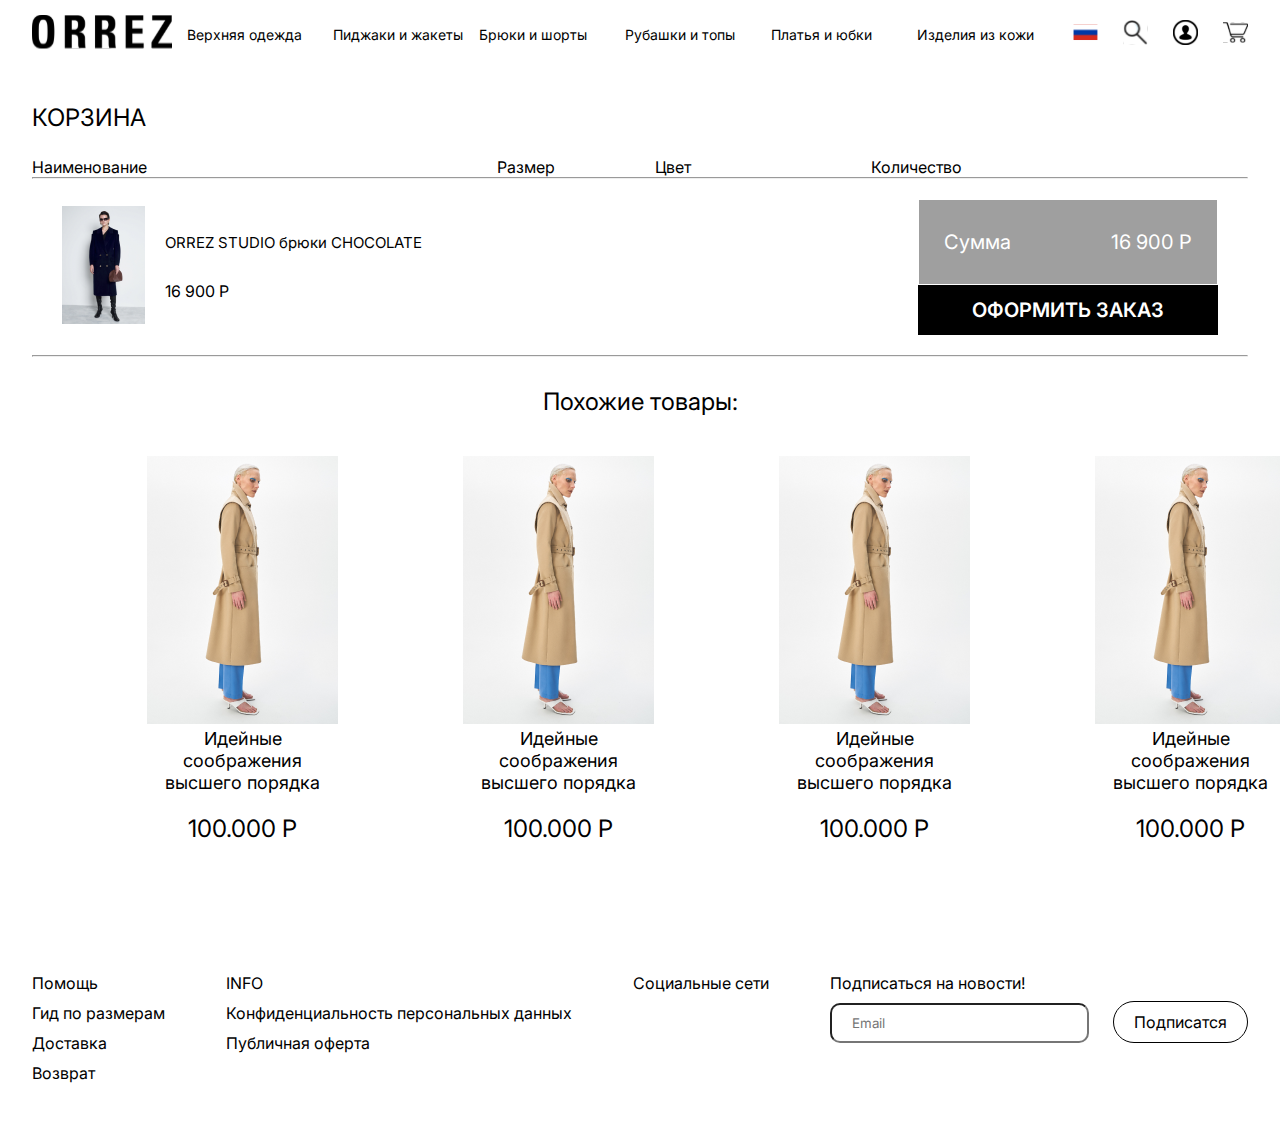
<file: store.html>
<!DOCTYPE html>
<html lang="en">
  <head>
    <meta charset="UTF-8" />
    <meta http-equiv="X-UA-Compatible" content="IE=edge" />
    <meta name="viewport" content="width=device-width, initial-scale=1.0" />
    <link rel="stylesheet" href="css/store.css" />
    <link rel="preconnect" href="https://fonts.googleapis.com" />
    <link rel="preconnect" href="https://fonts.gstatic.com" crossorigin />
    <link
      href="https://fonts.googleapis.com/css2?family=Inter:wght@400;500;700;900&display=swap"
      rel="stylesheet"
    />
    <title>Store</title>
  </head>
  <body>
    <header>
      <div class="header-container">
        <div class="header-flex">
          <nav>
            <a class="nav-logo" href="index.html">
              <img src="img/index/logo.svg" alt="" class="logo" />
            </a>
            <a class="nav-links" href="last.html">Верхняя одежда</a>
            <a class="nav-links"  href="last.html" >Пиджаки и жакеты</a>
            <a class="nav-links"  href="last.html">Брюки и шорты</a>
            <a class="nav-links"   href="last.html">Рубашки и топы</a>
            <a class="nav-links"   href="last.html">Платья и юбки</a>
            <a class="nav-links"   href="last.html">Изделия из кожи</a>
            <div class="nav-imgs">
              <a href="map.html"><img
                src="img/index/language.svg"
                alt=""
                style="margin-left: 25px"
              /></a> 
            <a href="guide.html"> <img src="img/index/search.svg" alt="" /></a> 
              <a href="signin.html"> <img src="img/index/acount.svg" alt="" /></a>
            <a href="store.html"><img src="img/index/store.svg" alt="" /></a>  
            </div>
          </nav>
          </div>
        <div class="store">
          <div class="store-flex">
            <div class="store-title">КОРЗИНА</div>
            <div class="store-nav">
              <div class="store-links" >Наименование</div>
              <div class="store-links" style="margin-left: 350px;">Размер</div>
              <div class="store-links" style="margin-left: 100px;">Цвет</div>
              <div class="store-links" style="margin-left: 180px;">Количество</div>
            </div>
            <hr style="margin-bottom: 20px" />
            <div class="store-item">
              <div class="store-item-container">
                <div class="store-item-flex">
                  <div class="store-item-p1">
                    <div class="item-img">
                      <img src="img/tab/littleclothes.png" alt="" />
                    </div>
                    <div class="item-text">
                      <div class="item-title">ORREZ STUDIO брюки CHOCOLATE</div>
                      <div class="item-price">16 900 Р</div>
                    </div>
                  </div>
                  <div class="store-item-p2">
                    <div class="sum">
                      <span>Сумма</span>
                      <span>16 900 Р</span>
                    </div>
                    <button class="book">ОФОРМИТЬ ЗАКАЗ</button>
                  </div>
                </div>
              </div>
              <hr style="margin-top: 20px" />
            </div>
          </div>
        </div>
        <div class="twin">
          <div class="twin-container">
            <div class="twin-title">Похожие товары:</div>
            <div class="popular-flex">
              <a href="tab.html" class="popular-card">
                <img src="img/index/popular.png" alt="" />
                <div class="popular-card-title">
                  Идейные соображения высшего порядка
                </div>
                <div class="popular-card-price">100.000 Р</div>
              </a>
              <a href="tab.html" class="popular-card">
                <img src="img/index/popular.png" alt="" />
                <div class="popular-card-title">
                  Идейные соображения высшего порядка
                </div>
                <div class="popular-card-price">100.000 Р</div>
              </a>
              <a href="tab.html" class="popular-card">
                <img src="img/index/popular.png" alt="" />
                <div class="popular-card-title">
                  Идейные соображения высшего порядка
                </div>
                <div class="popular-card-price">100.000 Р</div>
              </a>
              <a href="tab.html" class="popular-card">
                <img src="img/index/popular.png" alt="" />
                <div class="popular-card-title">
                  Идейные соображения высшего порядка
                </div>
                <div class="popular-card-price">100.000 Р</div>
              </a>
            </div>
          </div>
        </div>
      </div>
    </header>
    <footer>
      <div class="footer-container">
        <div class="footer-flex">
          <div class="help">
            <a class="help-title"  style="margin-top: 10px;color: #000;" >Помощь</a>
            <div class="gid" style="margin-top: 10px;">Гид по размерам</div>
            <div class="deliver" style="margin-top: 10px;">Доставка</div>
            <div class="giveback" style="margin-top: 10px;">Возврат</div>


          </div>
          <div class="info">
            <div class="info-title style="margin-top: 10px;"">INFO</div>
            <div class="conf" style="margin-top: 10px;">Конфиденциальность персональных данных</div>
            <div class="offer" style="margin-top: 10px;">Публичная оферта</div>
          </div>
          <div class="medias">
            <a class="medias-title" style="color: #000;" href="map.html">Социальные сети</a>
          </div>
          <div class="subscribe">
            <a href="map.html" class="subcribe-title" style="color: #000;">Подписаться на новости!</a>
            <div class="but">
              <input type="text" class="subscribe-inp" placeholder="Email" />
              <a href="map.html" class="subscribe-btn">Подписатся</a>
            </div>
          </div>
        </div>
      </div>
    </footer>
  </body>
</html>
</file>
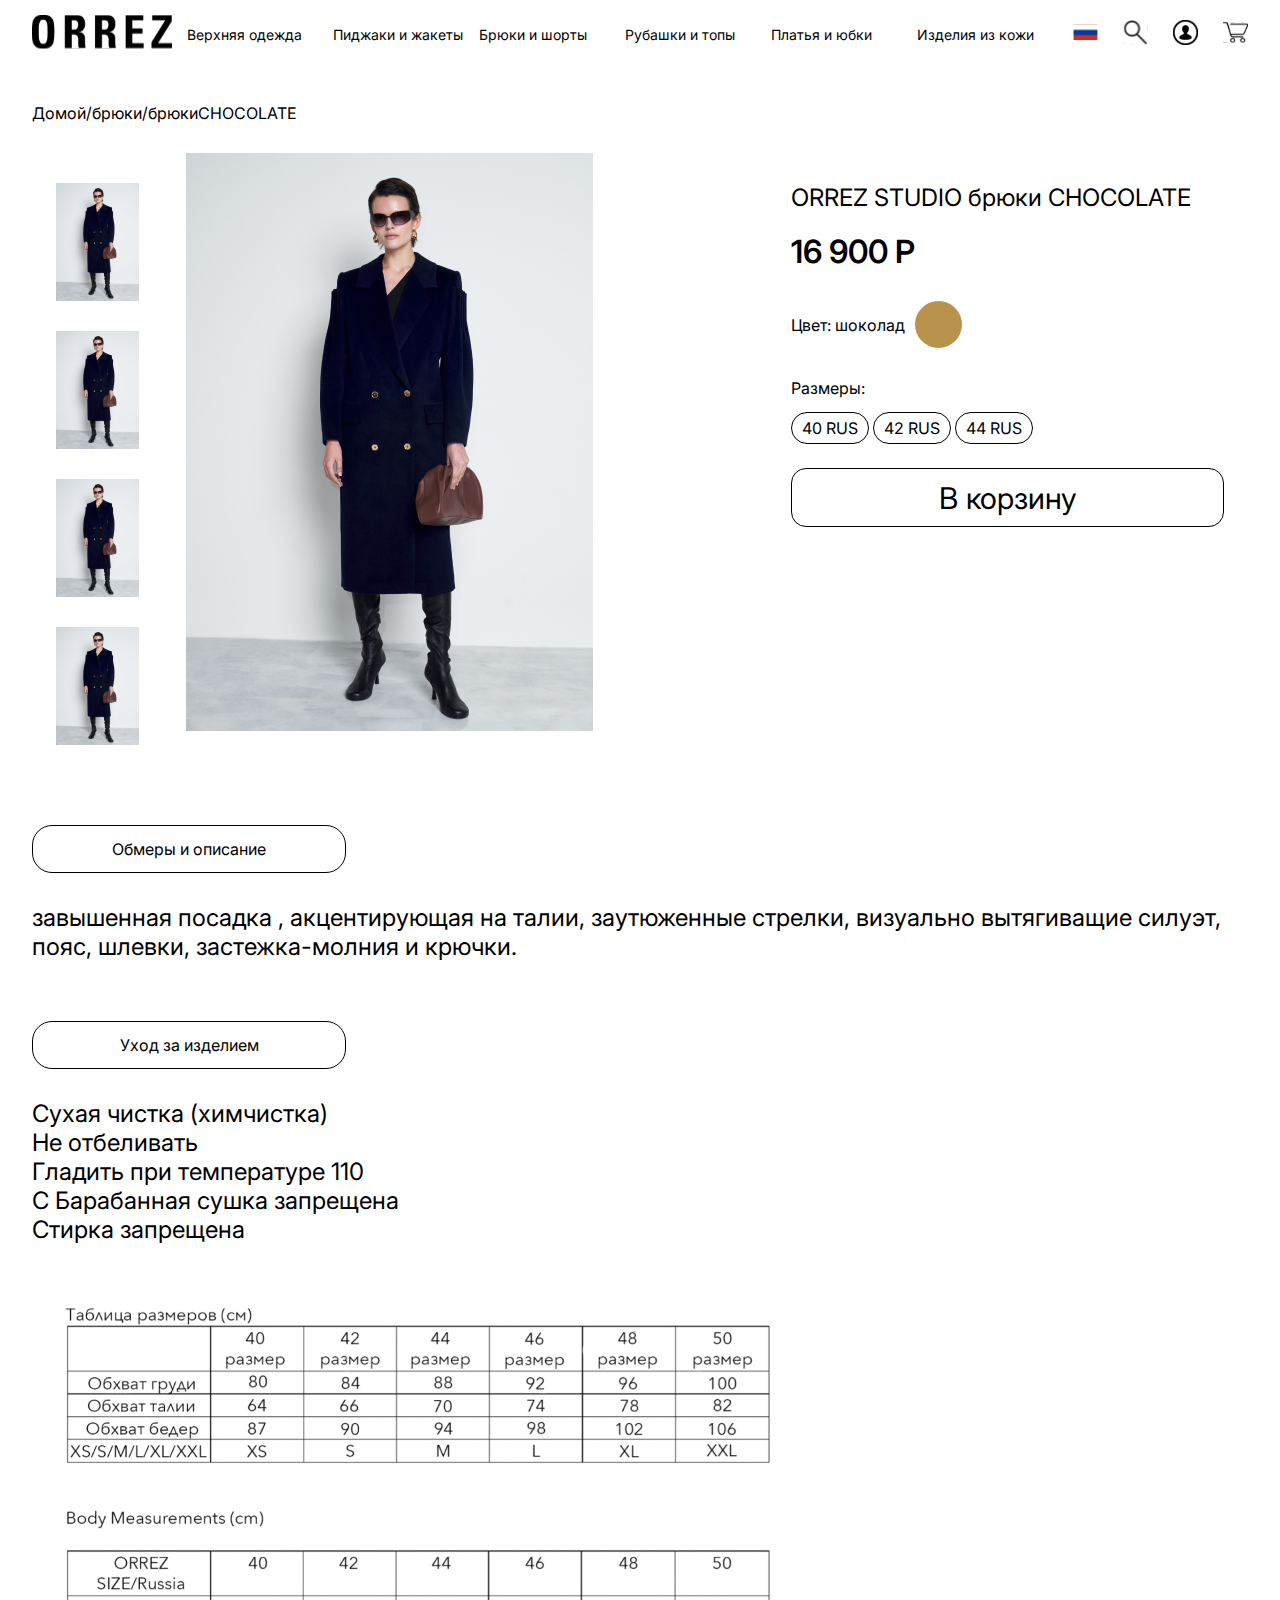
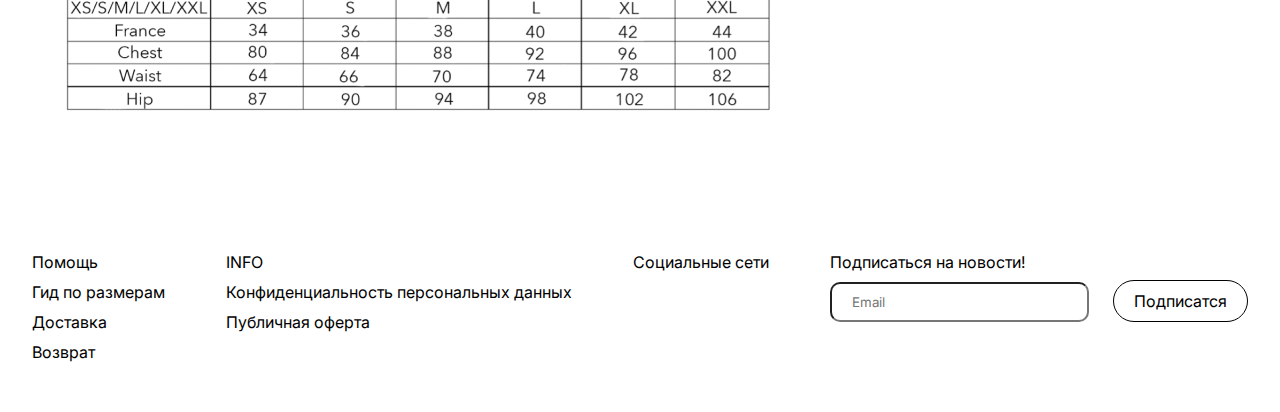
<file: tab.html>
<!DOCTYPE html>
<html lang="en">
  <head>
    <meta charset="UTF-8" />
    <meta http-equiv="X-UA-Compatible" content="IE=edge" />
    <meta name="viewport" content="width=device-width, initial-scale=1.0" />
    <link rel="stylesheet" href="css/tab.css" />
    <link rel="preconnect" href="https://fonts.googleapis.com" />
    <link rel="preconnect" href="https://fonts.gstatic.com" crossorigin />
    <link
      href="https://fonts.googleapis.com/css2?family=Inter:wght@400;500;700;900&display=swap"
      rel="stylesheet"
    />
    <title>Document</title>
  </head>
  <body>
    <header>
      <div class="header-container">
        <div class="header-flex">
          <nav>
            <a class="nav-logo" href="index.html">
              <img src="img/index/logo.svg" alt="" class="logo" />
            </a>
            <a class="nav-links" href="last.html">Верхняя одежда</a>
            <a class="nav-links"  href="last.html" >Пиджаки и жакеты</a>
            <a class="nav-links"  href="last.html">Брюки и шорты</a>
            <a class="nav-links"   href="last.html">Рубашки и топы</a>
            <a class="nav-links"   href="last.html">Платья и юбки</a>
            <a class="nav-links"   href="last.html">Изделия из кожи</a>
            <div class="nav-imgs">
              <a href="map.html"><img
                src="img/index/language.svg"
                alt=""
                style="margin-left: 25px"
              /></a> 
            <a href="guide.html"> <img src="img/index/search.svg" alt="" /></a> 
              <a href="signin.html"> <img src="img/index/acount.svg" alt="" /></a>
            <a href="store.html"><img src="img/index/store.svg" alt="" /></a>  
            </div>
          </nav>
        </div>
      </div>
      <section class="tab">
        <div class="tab-container">
          <div class="tab-path-title">Домой/брюки/брюкиCHOCOLATE</div>
          <div class="tab-flex">
            <div class="tab-p1">
              <img src="img/tab/littleclothes.png" alt="" />
              <img src="img/tab/littleclothes.png" alt="" />
              <img src="img/tab/littleclothes.png" alt="" />
              <img src="img/tab/littleclothes.png" alt="" />
            </div>
            <div class="tab-p2">
              <img src="img/tab/clothes.png" alt="" />
            </div>
            <div class="tab-p3">
              <div class="tab-p3-title">ORREZ STUDIO брюки CHOCOLATE</div>
              <div class="tab-p3-price">16 900 Р</div>
              <div class="tab-p3-color">
                <span>Цвет: шоколад</span>
                <img src="img/tab/brown.svg" alt="" />
              </div>
              <div class="tab-p3-size">
                <div class="tab-p3-size-title">Размеры:</div>
                <div class="sizes">
                  <span>40 RUS</span>
                  <span>42 RUS</span>
                  <span>44 RUS</span>
                </div>
             <a href="store.html">  <button class="to-store">В корзину</button></a> 
              </div>
            </div>
          </div>
        </div>
      </section>
      <div class="size">
        <div class="size-container">
          <div class="size-flex">
            <button class="size-button">Обмеры и описание</button>
            <div class="size-text">
              завышенная посадка , акцентирующая на талии, заутюженные стрелки,
              визуально вытягиващие силуэт, пояс, шлевки, застежка-молния и
              крючки.
            </div>
            <button class="size-button">Уход за изделием</button>
            <div class="size-text" style="width: 375px; height: 145px">
              Сухая чистка (химчистка)
              <br> Не отбеливать
               <br> Гладить при температуре 110
            <br>  С Барабанная сушка запрещена 
            <br> Стирка запрещена
            </div>
            <div class="table">
              <img
                src="img/tab/table.png"
                alt=""
                class="table-img"
                style="margin-top: 30px"
              />
            </div>
          </div>
        </div>
      </div>
    </header>
    <footer>
      <div class="footer-container">
        <div class="footer-flex">
          <div class="help">
            <a class="help-title" style="margin-top: 10px;color: #000;" >Помощь</a>
            <div class="gid" style="margin-top: 10px;">Гид по размерам</div>
            <div class="deliver" style="margin-top: 10px;">Доставка</div>
            <div class="giveback" style="margin-top: 10px;">Возврат</div>


          </div>
          <div class="info">
            <div class="info-title style="margin-top: 10px;"">INFO</div>
            <div class="conf" style="margin-top: 10px;">Конфиденциальность персональных данных</div>
            <div class="offer" style="margin-top: 10px;">Публичная оферта</div>
          </div>
          <div class="medias">
            <a class="medias-title" style="color: #000;" href="map.html">Социальные сети</a>
          </div>
          <div class="subscribe">
            <a href="map.html" class="subcribe-title" style="color: #000;">Подписаться на новости!</a>
            <div class="but">
              <input type="text" class="subscribe-inp" placeholder="Email" />
              <a href="map.html" class="subscribe-btn">Подписатся</a>
            </div>
          </div>
        </div>
      </div>
    </footer>
  </body>
</html>
</file>
<file: css/index.css>
* {
  margin: 0;
  padding: 0;
  box-sizing: border-box;
  font-family: "Inter", sans-serif;
}

a {
  text-decoration: none;
}

header {
  margin-top: 15px;
}

.header-container {
  width: 1300px;
  max-width: 95%;
  margin: auto;
}

nav {
  display: flex;
  align-items: center;
  margin: auto;
  justify-content: center;
}

.nav-imgs img{
  width: 25px;
  height: 25px;
}


.nav-links {
  margin-left: 15px;
  font-style: normal;
  font-weight: 400;
  font-size: 14px;
  line-height: 19px;
  color: #000000;
  width: 135px;
}

.nav-imgs {
  display: flex;
  justify-content: center;
  align-items: center;
}

.nav-imgs img {
  margin-left: 25px;
}

.background {
  margin-top: 15px;
  background-image: url(/img/index/backgorund.png);
  background-position: center;
  padding-bottom: 100px;
  background-repeat: no-repeat;
  background-size: cover;
}

.background-container {
  max-width: 95%;
  width: 1300px;
  margin: auto;
}

.background-title {
  padding-top: 200px;
  font-style: normal;
  font-weight: 600;
  font-size: 36px;
  width: 763px;

  line-height: 44px;
  color: #ffffff;
}

.background-btn {
  width: 246px;
  background: #b9934c;
  border-radius: 20px;
  height: 70px;
  font-style: normal;
  font-weight: 600;
  font-size: 24px;
  line-height: 29px;
  margin-top: 20px;
  color: #ffffff;
  border: none;
  cursor: pointer;
}

.sales {
  margin-top: 50px;
}

.sales-container {
  max-width: 1300px;
  width: 95%;
  margin: auto;
}

.clothes-flex {
  display: flex;
  align-items: center;
}

.sales-text {
  display: flex;
  justify-content: center;
  align-items: center;
  margin-bottom: 30px;
}

.sales-text-p1 {
  margin-right: 25px;
  font-style: normal;
  font-weight: 400;
  font-size: 20px;
  line-height: 24px;
  color: #000000;
}

.sales-text-p2 {
  font-style: normal;
  font-weight: 400;
  font-size: 20px;
  line-height: 24px;

  color: #a5a5a5;
}

.clothes {
  margin-left: 50px;
}

.clothes-text {
  font-style: normal;
  font-weight: 400;
  font-size: 24px;
  line-height: 29px;
  text-align: center;
  color: #000000;
}

.clothes-title {
  font-style: normal;
  font-weight: 400;
  font-size: 24px;
  line-height: 29px;
  text-align: center;
  color: #000000;
  margin-top: 30px;
}

.bed {
  margin-top: 50px;
  background-image: url(/img/index/bed.png);
  background-position: center;
  background-repeat: no-repeat;
  padding-bottom: 60px;
  background-size: cover;
}

.bed-container {
  max-width: 1300px;
  width: 95%;
  margin: auto;
}

.bed-flex {
  display: flex;
  justify-content: space-between;
  align-items: center;
  padding-top: 100px;
}

.bed-text {
  font-style: normal;
  font-weight: 600;
  font-size: 24px;
  line-height: 29px;
  color: #ffffff;
  width: 763px;
}

.popular {
  margin-top: 50px;
}

.popular-title {
  font-style: normal;
  font-weight: 400;
  font-size: 32px;
  line-height: 39px;
  text-align: center;
  color: #000000;
}

.popular-container {
  max-width: 1300px;
  width: 95%;
  margin: auto;
}

.popular-cards {
  display: flex;
  justify-content: center;
  margin-top: 30px;
}

.popular-card {
  margin-left: 35px;
  padding: 10px;
}

.popular-card-title {
  font-style: normal;
  font-weight: 400;
  font-size: 18px;
  line-height: 22px;
  text-align: center;
  color: #000000;
}

.popular-card-price {
  font-style: normal;
  font-weight: 400;
  font-size: 24px;
  line-height: 29px;
  text-align: center;
  color: #000000;
  margin-top: 20px;
}

.jackets {
  margin-top: 30px;
}

.jackets-container {
  max-width: 1300px;
  margin: auto;
}

.jackets-flex {
  display: flex;
  justify-content: center;
  flex-wrap: wrap;
}

.jackets-p1 {
  background-image: url(/img/index/jackets.png);
  width: 400px;
  height: 556px;
  background-repeat: no-repeat;
  margin-left: 30px;
}

.jackets-title {
  font-style: normal;
  font-weight: 600;
  font-size: 32px;
  line-height: 39px;
  color: #ffffff;
  padding-top: 200px;
  padding-left: 10px;
}

.jackets-text {
  font-style: normal;
  font-weight: 400;
  font-size: 24px;
  line-height: 29px;
  color: #ffffff;
  width: 306px;
  padding: 15px;
}

.jackets-btn {
  width: 246px;
  background: #b9934c;
  border-radius: 20px;
  height: 70px;
  font-style: normal;
  font-weight: 600;
  font-size: 24px;
  line-height: 29px;
  margin-top: 20px;
  color: #ffffff;
  border: none;
  cursor: pointer;
  margin-left: 10px;
}

footer {
  margin-top: 120px;
  margin-bottom: 50px;
}

.footer-container {
  margin: auto;
  max-width: 1300px;
  width: 95%;
}

.footer-flex {
  display: flex;
  justify-content: space-between;
}

.subscribe-inp {
  margin-top: 10px;
  border-radius: 10px;
  padding: 10px 20px;
}

.subscribe-btn {
  font-style: normal;
  font-weight: 400;
  font-size: 16px;
  line-height: 19px;

  color: #000000;
  background: #ffffff;
  border: 1px solid #000000;
  box-sizing: border-box;
  border-radius: 30px;
  padding: 10px 20px;
  cursor: pointer;
  margin-left: 20px;
  
}
</file>
<file: css/guide.css>
* {
    margin: 0;
    padding: 0;
    box-sizing: border-box;
    font-family: "Inter", sans-serif;
  }
  
  a {
    text-decoration: none;
  }
  
  header {
    margin-top: 15px;
  }
  
  .header-container {
    width: 1300px;
    max-width: 95%;
    margin: auto;
  }
  
  nav {
    display: flex;
    align-items: center;
    margin: auto;
    justify-content: center;
  }
  
  .nav-links {
    margin-left: 15px;
    font-style: normal;
    font-weight: 400;
    font-size: 14px;
    line-height: 19px;
    color: #000000;
    width: 135px;
  }
  
  .nav-imgs {
    display: flex;
    justify-content: center;
    align-items: center;
  }
  
  .nav-imgs img {
    margin-left: 25px;
  }
  

  .guide{
      margin-top: 30px;
  }

  .guide-title{
    font-style: normal;
    font-weight: 600;
    font-size: 36px;
    line-height: 44px;
    color: #000000;
  }



  .guide-flex{
      display: flex;
      justify-content: space-between;
  }

  .guide-bar{
      margin-top: 30px;
  }

  .verxnya{
    font-style: normal;
    font-weight: 400;
    font-size: 20px;
    line-height: 24px;
    
    color: #000000;
    padding: 10px 20px;
    background: #FFFFFF;
    border: 1px solid #000000;
    box-sizing: border-box;
    border-radius: 20px;
  }

  .clothe-link{
    font-style: normal;
    font-weight: 400;
    font-size: 20px;
    line-height: 24px;
    margin-top: 7px;
    color: #000000;
    
  }
  footer {
    margin-top: 120px;
    margin-bottom: 50px;
  }
  
  .footer-container {
    margin: auto;
    max-width: 1300px;
    width: 95%;
  }
  
  .footer-flex {
    display: flex;
    justify-content: space-between;
  }


  .subscribe-inp {
    margin-top: 10px;
    border-radius: 10px;
    padding: 10px 20px;
  }

  .nav-imgs img{
    width: 25px;
    height: 25px;
  }
  
  
  .subscribe-btn {
    font-style: normal;
    font-weight: 400;
    font-size: 16px;
    line-height: 19px;
  
    color: #000000;
    background: #ffffff;
    border: 1px solid #000000;
    box-sizing: border-box;
    border-radius: 30px;
    padding: 10px 20px;
    cursor: pointer;
    margin-left: 20px;
    
  }
</file>
<file: css/last.css>
* {
    margin: 0;
    padding: 0;
    box-sizing: border-box;
    font-family: "Inter", sans-serif;
  }
  
  a {
    text-decoration: none;
  }
  
  header {
    margin-top: 15px;
  }
  
  .header-container {
    width: 1300px;
    max-width: 95%;
    margin: auto;
  }
  
  nav {
    display: flex;
    align-items: center;
    margin: auto;
    justify-content: center;
  }
  
  .nav-links {
    margin-left: 15px;
    font-style: normal;
    font-weight: 400;
    font-size: 14px;
    line-height: 19px;
    color: #000000;
    width: 135px;
  }
  
  .nav-imgs {
    display: flex;
    justify-content: center;
    align-items: center;
  }
  
  .nav-imgs img {
    margin-left: 25px;
  }
  
  .background {
    margin-top: 15px;
    background-image: url(/img/index/backgorund.png);
    height: 89.3vh;
    background-position: center;
    background-repeat: no-repeat;
    background-size: cover;
  }
  
  .background-container {
    max-width: 95%;
    width: 1300px;
    margin: auto;
  }
  
  .background-title {
    padding-top: 200px;
    font-style: normal;
    font-weight: 600;
    font-size: 36px;
    width: 763px;
  
    line-height: 44px;
    color: #ffffff;
  }
  
  .background-btn {
    width: 246px;
    background: #b9934c;
    border-radius: 20px;
    height: 70px;
    font-style: normal;
    font-weight: 600;
    font-size: 24px;
    line-height: 29px;
    margin-top: 20px;
    color: #ffffff;
    border: none;
    cursor: pointer;
  }
  

  .up{
      margin-top: 50px;
  }

  .nav-imgs img{
    width: 25px;
    height: 25px;
  }
  

  .up-container{
      width: 95%;
      max-width: 1300px;
      margin: auto;
  }

  .up-title{
    font-style: normal;
    font-weight: 600;
    font-size: 24px;
    line-height: 29px;
    text-align: center;
    color: #000000;
  }

  .up-flex{
      display: flex;
  }

  .popular {
    margin-top: 50px;
  }
  
  .popular-title {
    font-style: normal;
    font-weight: 400;
    font-size: 32px;
    line-height: 39px;
    text-align: center;
    color: #000000;
  }
  
  .popular-container {
    max-width: 1300px;
    width: 95%;
    margin: auto;
  }
  
  .popular-cards {
    display: flex;
    justify-content: center;
    margin-top: 30px;

  }
  
  .popular-card {
    margin-left: 35px;
    width: 191px;
    height: 268px;
    padding: 10px;
    text-align: center;
  }
  
  .popular-card-title {
    font-style: normal;
    font-weight: 400;
    font-size: 18px;
    line-height: 22px;
    text-align: center;
    color: #000000;
  }
  
  .popular-card-price {
    font-style: normal;
    font-weight: 400;
    font-size: 24px;
    line-height: 29px;
    text-align: center;
    color: #000000;
    margin-top: 20px;
  }
  
  footer {
    margin-top: 30px;
  }
  
  .footer-container {
    margin: auto;
    max-width: 1300px;
    width: 95%;
  }
  
  .footer-flex {
    display: flex;
    justify-content: space-between;
  }
  
  .subscribe-inp {
    margin-top: 10px;
    border-radius: 10px;
    padding: 10px 20px;
  }
  
  .subscribe-btn {
    font-style: normal;
    font-weight: 400;
    font-size: 16px;
    line-height: 19px;
  
    color: #000000;
    background: #ffffff;
    border: 1px solid #000000;
    box-sizing: border-box;
    border-radius: 30px;
    padding: 10px 20px;
    cursor: pointer;
    margin-left: 20px;
    
  }
  


  .card-flex{
      display: flex;
      flex-wrap: wrap;
  }

  .size-title{
    font-style: normal;
    font-weight: 600;
    font-size: 24px;
    line-height: 29px;
    text-align: center;
    color: #000000;
  }

  .size-num{
      display: flex;
      align-items: center;
      margin-top: 10px;
  }

  .size-num span{
      margin-left: 25px;
  }

  .colors{
      margin-top: 30px;
  }

  .color-title{
    font-style: normal;
    font-weight: 600;
    font-size: 24px;
    line-height: 29px;
    color: #000000;
  }

  .colors-title{
      display: flex;
      align-items: center;
      margin-top: 10px;
  }

  .colors-title span{
      margin-left: 25px;

  }

  .popular-container{
      max-width: 1200px;
  }

  footer {
    margin-top: 120px;
    margin-bottom: 50px;
  }
  
  .footer-container {
    margin: auto;
    max-width: 1300px;
    width: 95%;
  }
  
  .footer-flex {
    display: flex;
    justify-content: space-between;
    align-items: center;
  }
  
  .subscribe-inp {
    margin-top: 10px;
    border-radius: 10px;
    padding: 10px 20px;
  }
  
  .subscribe-btn {
    font-style: normal;
    font-weight: 400;
    font-size: 16px;
    line-height: 19px;
  
    color: #000000;
    background: #ffffff;
    border: 1px solid #000000;
    box-sizing: border-box;
    border-radius: 30px;
    padding: 10px 20px;
    cursor: pointer;
    margin-left: 20px;
    
  }
</file>
<file: css/map.css>
* {
  margin: 0;
  padding: 0;
  box-sizing: border-box;
  font-family: "Inter", sans-serif;
}

a {
  text-decoration: none;
}

header {
  margin-top: 15px;
}

.header-container {
  width: 1300px;
  max-width: 95%;
  margin: auto;
}

nav {
  display: flex;
  align-items: center;
  margin: auto;
  justify-content: center;
}

.nav-links {
  margin-left: 15px;
  font-style: normal;
  font-weight: 400;
  font-size: 14px;
  line-height: 19px;
  color: #000000;
  width: 135px;
}

.nav-imgs {
  display: flex;
  justify-content: center;
  align-items: center;
}

.nav-imgs img {
  margin-left: 25px;
}

.map {
  margin-top: 50px;
}

.map-flex {
  display: flex;
  justify-content: space-around;
}

.map-title-path {
  font-style: italic;
  font-weight: 300;
  font-size: 16px;
  line-height: 19px;
  color: #000000;
}

.map-title {
  font-style: normal;
  font-weight: 400;
  font-size: 36px;
  line-height: 44px;
  color: #000000;
  margin-top: 30px;
}

.map-subtitle {
  font-style: normal;
  font-weight: 400;
  font-size: 24px;
  line-height: 40px;
  color: #000000;
  margin-top: 30px;
}

.map-btn {
  width: 340px;
  height: 43px;
  background: #ffffff;
  border: 1px solid #000000;
  box-sizing: border-box;
  border-radius: 20px;
  margin-top: 30px;
}


footer {
  margin-top: 120px;
  margin-bottom: 50px;
}

.footer-container {
  margin: auto;
  max-width: 1300px;
  width: 95%;
}

.footer-flex {
  display: flex;
  justify-content: space-between;
}

.subscribe-inp {
  margin-top: 10px;
  border-radius: 10px;
  padding: 10px 20px;
}

.nav-imgs img{
  width: 25px;
  height: 25px;
}


.subscribe-btn {
  font-style: normal;
  font-weight: 400;
  font-size: 16px;
  line-height: 19px;

  color: #000000;
  background: #ffffff;
  border: 1px solid #000000;
  box-sizing: border-box;
  border-radius: 30px;
  padding: 10px 20px;
  cursor: pointer;
  margin-left: 20px;
  
}
</file>
<file: css/signin.css>
* {
    margin: 0;
    padding: 0;
    box-sizing: border-box;
    font-family: "Inter", sans-serif;
  }
  
  a {
    text-decoration: none;
  }
  
  header {
    margin-top: 15px;
  }
  
  .header-container {
    width: 1300px;
    max-width: 95%;
    margin: auto;
  }
  
  nav {
    display: flex;
    align-items: center;
    margin: auto;
    justify-content: center;
  }
  
  .nav-links {
    margin-left: 15px;
    font-style: normal;
    font-weight: 400;
    font-size: 14px;
    line-height: 19px;
    color: #000000;
    width: 135px;
  }
  
  .nav-imgs {
    display: flex;
    justify-content: center;
    align-items: center;
  }
  
  .nav-imgs img {
    margin-left: 25px;
  }
  
.signup {
    margin-top: 30px;
  }
  .signup-container {
    max-width: 1000px;
    width: 95%;
    margin: auto;
  }
  
  .inputs-flex {
    display: flex;
    flex-direction: column;
    align-items: center;
    justify-content: center;
  }
  
  .signup-title {
    font-style: normal;
    font-weight: 600;
    font-size: 32px;
    line-height: 39px;
    color: #000000;
    text-align: center;
  }
  
  .signup-subtitle {
    font-style: normal;
    font-weight: 400;
    font-size: 24px;
    line-height: 29px;
    text-align: center;
    color: #000000;
    margin-top: 20px;
    margin-bottom: 20px;
  }
  
  .name-title {
    font-style: normal;
    font-weight: 400;
    font-size: 20px;
    line-height: 24px;
    color: #000000;
  }
  
  .name {
    margin-top: 20px;
  }
  
  .name-inp {
    background: #ffffff;
    border: 1px solid #000000;
    box-sizing: border-box;
    border-radius: 10px;
    width: 678px;
    height: 66px;
  }
  
  .name-inp[type="text"] {
    padding-left: 10px;
  }
  
  .subscribe-to-link {
    font-style: normal;
    font-weight: 400;
    font-size: 16px;
    line-height: 19px;
    text-align: center;
    color: #000000;
    margin-top: 30px;
  }
  
  .signin {
    background: #dadada;
    border-radius: 10px;
    width: 400px;
    height: 66px;
    font-style: normal;
    font-weight: 400;
    font-size: 32px;
    line-height: 39px;
    color: #8e8e8e;
  }
  
  .sign-flex {
    display: flex;
    justify-content: center;
    margin-top: 20px;
  }
  footer {
    margin-top: 120px;
    margin-bottom: 50px;
  }
  
  .footer-container {
    margin: auto;
    max-width: 1300px;
    width: 95%;
  }
  
  .footer-flex {
    display: flex;
    justify-content: space-between;
  }
  
  .subscribe-inp {
    margin-top: 10px;
    border-radius: 10px;
    padding: 10px 20px;
  }
  
  .nav-imgs img{
    width: 25px;
    height: 25px;
  }
  
  .subscribe-btn {
    font-style: normal;
    font-weight: 400;
    font-size: 16px;
    line-height: 19px;
  
    color: #000000;
    background: #ffffff;
    border: 1px solid #000000;
    box-sizing: border-box;
    border-radius: 30px;
    padding: 10px 20px;
    cursor: pointer;
    margin-left: 20px;
    
  }
</file>
<file: css/signup.css>
* {
  margin: 0;
  padding: 0;
  box-sizing: border-box;
  font-family: "Inter", sans-serif;
}

a {
  text-decoration: none;
}

header {
  margin-top: 15px;
}

.header-container {
  width: 1300px;
  max-width: 95%;
  margin: auto;
}

nav {
  display: flex;
  align-items: center;
  margin: auto;
  justify-content: center;
}

.nav-links {
  margin-left: 15px;
  font-style: normal;
  font-weight: 400;
  font-size: 14px;
  line-height: 19px;
  color: #000000;
  width: 135px;
}

.nav-imgs {
  display: flex;
  justify-content: center;
  align-items: center;
}

.nav-imgs img {
  margin-left: 25px;
}

.signup {
  margin-top: 30px;
}
.signup-container {
  max-width: 1000px;
  width: 95%;
  margin: auto;
}

.inputs-flex {
  display: flex;
  flex-direction: column;
  align-items: center;
  justify-content: center;
}

.signup-title {
  font-style: normal;
  font-weight: 600;
  font-size: 32px;
  line-height: 39px;
  color: #000000;
  text-align: center;
}

.signup-subtitle {
  font-style: normal;
  font-weight: 400;
  font-size: 24px;
  line-height: 29px;
  text-align: center;
  color: #000000;
  margin-top: 20px;
  margin-bottom: 20px;
}

.name-title {
  font-style: normal;
  font-weight: 400;
  font-size: 20px;
  line-height: 24px;
  color: #000000;
}

.name {
  margin-top: 20px;
}

.name-inp {
  background: #ffffff;
  border: 1px solid #000000;
  box-sizing: border-box;
  border-radius: 10px;
  width: 678px;
  height: 66px;
}

.name-inp[type="text"] {
  padding-left: 10px;
}

.subscribe-to-link {
  font-style: normal;
  font-weight: 400;
  font-size: 16px;
  line-height: 19px;
  text-align: center;
  color: #000000;
  margin-top: 30px;
}

.signin {
  background: #dadada;
  border-radius: 10px;
  width: 400px;
  height: 66px;
  font-style: normal;
  font-weight: 400;
  font-size: 32px;
  line-height: 39px;
  color: #8e8e8e;
}

.sign-flex {
  display: flex;
  justify-content: center;
  margin-top: 20px;
}
footer {
  margin-top: 120px;
  margin-bottom: 50px;
}

.footer-container {
  margin: auto;
  max-width: 1300px;
  width: 95%;
}

.footer-flex {
  display: flex;
  justify-content: space-between;
}

.subscribe-inp {
  margin-top: 10px;
  border-radius: 10px;
  padding: 10px 20px;
}
.nav-imgs img{
  width: 25px;
  height: 25px;
}


.subscribe-btn {
  font-style: normal;
  font-weight: 400;
  font-size: 16px;
  line-height: 19px;

  color: #000000;
  background: #ffffff;
  border: 1px solid #000000;
  box-sizing: border-box;
  border-radius: 30px;
  padding: 10px 20px;
  cursor: pointer;
  margin-left: 20px;
  
}
</file>
<file: css/store.css>
* {
  margin: 0;
  padding: 0;
  box-sizing: border-box;
  font-family: "Inter", sans-serif;
}

a {
  text-decoration: none;
}

header {
  margin-top: 15px;
}

.header-container {
  width: 1300px;
  max-width: 95%;
  margin: auto;
}

nav {
  display: flex;
  align-items: center;
  margin: auto;
  justify-content: center;
}

.nav-links {
  margin-left: 15px;
  font-style: normal;
  font-weight: 400;
  font-size: 14px;
  line-height: 19px;
  color: #000000;
  width: 135px;
}

.nav-imgs {
  display: flex;
  justify-content: center;
  align-items: center;
}

.nav-imgs img {
  margin-left: 25px;
}

.store {
  margin-top: 50px;
}

.store-title {
  font-style: normal;
  font-weight: 400;
  font-size: 24px;
  line-height: 29px;
  color: #000000;
}

.store-nav {
  display: flex;
  align-items: center;
  margin-top: 25px;
}

.store-item-flex {
  display: flex;
  justify-content: space-between;
  align-items: center;
}

.store-item-container {
  max-width: 1300px;
  width: 95%;
  margin: auto;
}

.store-item-p1 {
  display: flex;
  align-items: center;
}

.item-text {
  display: flex;
  flex-direction: column;
  margin-left: 20px;
}

.item-title {
  font-style: normal;
  font-weight: 400;
  font-size: 15px;
  line-height: 18px;

  color: #000000;
}

.item-price {
  font-style: normal;
  font-weight: 400;
  font-size: px;
  line-height: 18px;

  color: #000000;
  margin-top: 30px;
}

.sum {
  display: flex;
  justify-content: space-between;
  align-items: center;
  width: 300px;
  height: 86px;
  background: #9f9f9f;
  border: 1px solid #ffffff;
  padding: 25px;
}

.sum span {
  font-style: normal;
  font-weight: 400;
  font-size: 20px;
  line-height: 24px;
  color: #ffffff;
}

.book {
  border: none;
  background: #000000;
  border: 1px solid #000000;
  box-sizing: border-box;
  text-align: center;
  font-style: normal;
  font-weight: 600;
  font-size: 20px;
  line-height: 24px;
  color: #ffffff;
  width: 300px;
  cursor: pointer;
    height: 50px;
}

.popular {
    margin-top: 50px;
  }
  
  .popular-title {
    font-style: normal;
    font-weight: 400;
    font-size: 32px;
    line-height: 39px;
    text-align: center;
    color: #000000;
  }
  
  .popular-container {
    max-width: 1300px;
    width: 95%;
    margin: auto;
  }
  
  .popular-cards {
    display: flex;
    justify-content: center;
    margin-top: 30px;
  }
  
  .popular-card {
    margin-left: 105px;
    padding: 10px;
  }
  
  .popular-card-title {
    font-style: normal;
    font-weight: 400;
    font-size: 18px;
    line-height: 22px;
    text-align: center;
    color: #000000;
  }
  
  .popular-card-price {
    font-style: normal;
    font-weight: 400;
    font-size: 24px;
    line-height: 29px;
    text-align: center;
    color: #000000;
    margin-top: 20px;
  }
  
  .popular-flex{
      display: flex;
      
  }

  .twin-title{
    font-style: normal;
    font-weight: 400;
    font-size: 24px;
    line-height: 29px;
    text-align: center;
    color: #000000;
    margin-bottom: 30px;
    margin-top: 30px;
  }

  footer {
    margin-top: 120px;
    margin-bottom: 50px;
  }
  
  .footer-container {
    margin: auto;
    max-width: 1300px;
    width: 95%;
  }
  
  .footer-flex {
    display: flex;
    justify-content: space-between;
  }
  
  .subscribe-inp {
    margin-top: 10px;
    border-radius: 10px;
    padding: 10px 20px;
  }

  .nav-imgs img{
    width: 25px;
    height: 25px;
  }
  
  
  .subscribe-btn {
    font-style: normal;
    font-weight: 400;
    font-size: 16px;
    line-height: 19px;
  
    color: #000000;
    background: #ffffff;
    border: 1px solid #000000;
    box-sizing: border-box;
    border-radius: 30px;
    padding: 10px 20px;
    cursor: pointer;
    margin-left: 20px;
    
  }
</file>
<file: css/tab.css>
* {
  margin: 0;
  padding: 0;
  box-sizing: border-box;
  font-family: "Inter", sans-serif;
}

a {
  text-decoration: none;
}

header {
  margin-top: 15px;
}

.header-container {
  width: 1300px;
  max-width: 95%;
  margin: auto;
}

nav {
  display: flex;
  align-items: center;
  margin: auto;
  justify-content: center;
}

.nav-links {
  margin-left: 15px;
  font-style: normal;
  font-weight: 400;
  font-size: 14px;
  line-height: 19px;
  color: #000000;
  width: 135px;
}

.nav-imgs {
  display: flex;
  justify-content: center;
  align-items: center;
}

.nav-imgs img {
  margin-left: 25px;
}

.tab {
  margin-top: 50px;
}

.tab-container {
  max-width: 1300px;
  width: 95%;
  margin: auto;
}
.tab-flex {
  display: flex;
  justify-content: space-around;
  margin-top: 30px;
}

.tab-p1 {
  display: flex;
  flex-direction: column;
}

.tab-p1 img {
  margin-top: 30px;
}

.tab-p2 {
  margin-right: 150px;
}

.tab-p3-title {
  font-style: normal;
  font-weight: 400;
  font-size: 24px;
  line-height: 29px;
  color: #000000;
  margin-top: 30px;
}

.tab-p3-price {
  font-style: normal;
  font-weight: 600;
  font-size: 32px;
  line-height: 39px;
  color: #000000;
  margin-top: 20px;
}

.tab-p3-color {
  display: flex;
  align-items: center;
  margin-top: 30px;
}

.tab-p3-color span {
  margin-right: 10px;
}

.tab-p3-size {
  margin-top: 30px;
}
.sizes {
  margin-top: 20px;
}

.sizes span {
  background: #ffffff;
  border: 1px solid #000000;
  box-sizing: border-box;
  border-radius: 20px;
  padding: 5px 10px;
}

.to-store {
  margin-top: 30px;
  width: 433px;
  height: 59px;

  background: #ffffff;
  border: 1px solid #000000;
  box-sizing: border-box;
  border-radius: 15px;
  font-style: normal;
  font-weight: 400;
  font-size: 30px;
  line-height: 36px;
  cursor: pointer;
  color: #000000;
}

.size-button {
  width: 314px;
  height: 48px;
  background: #ffffff;
  border: 1px solid #000000;
  box-sizing: border-box;
  border-radius: 20px;
  margin-top: 30px;
  font-size: 16px;
}

.size {
  margin-top: 50px;
}

.size-container {
  max-width: 1300px;
  width: 95%;
  margin: auto;
}

.size-text {
  font-style: normal;
  font-weight: 400;
  font-size: 24px;
  line-height: 29px;
  width: 1241px;
  margin-bottom: 30px;
  margin-top: 30px;
  color: #000000;
}

footer {
  margin-top: 120px;
  margin-bottom: 50px;
}

.footer-container {
  margin: auto;
  max-width: 1300px;
  width: 95%;
}

.footer-flex {
  display: flex;
  justify-content: space-between;
}

.subscribe-inp {
  margin-top: 10px;
  border-radius: 10px;
  padding: 10px 20px;
}

.nav-imgs img{
  width: 25px;
  height: 25px;
}


.subscribe-btn {
  font-style: normal;
  font-weight: 400;
  font-size: 16px;
  line-height: 19px;

  color: #000000;
  background: #ffffff;
  border: 1px solid #000000;
  box-sizing: border-box;
  border-radius: 30px;
  padding: 10px 20px;
  cursor: pointer;
  margin-left: 20px;
  
}
</file>
